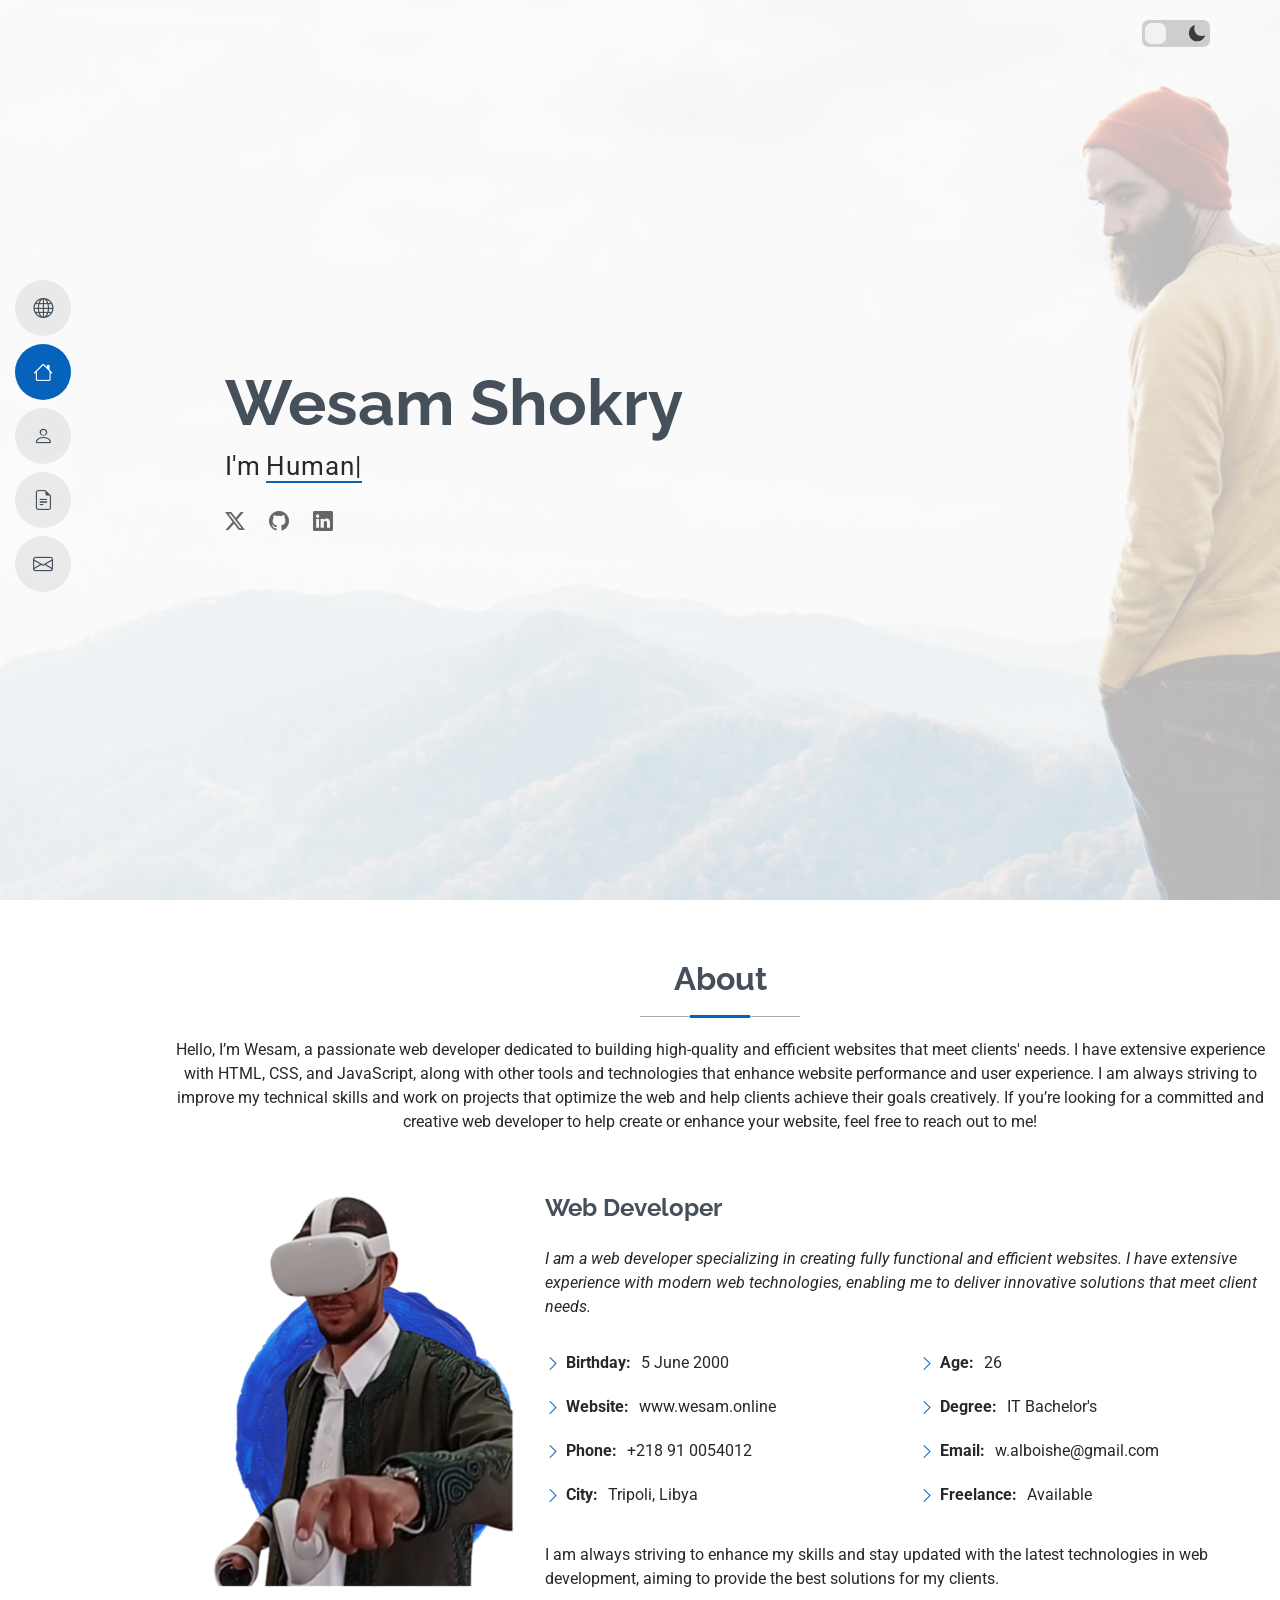
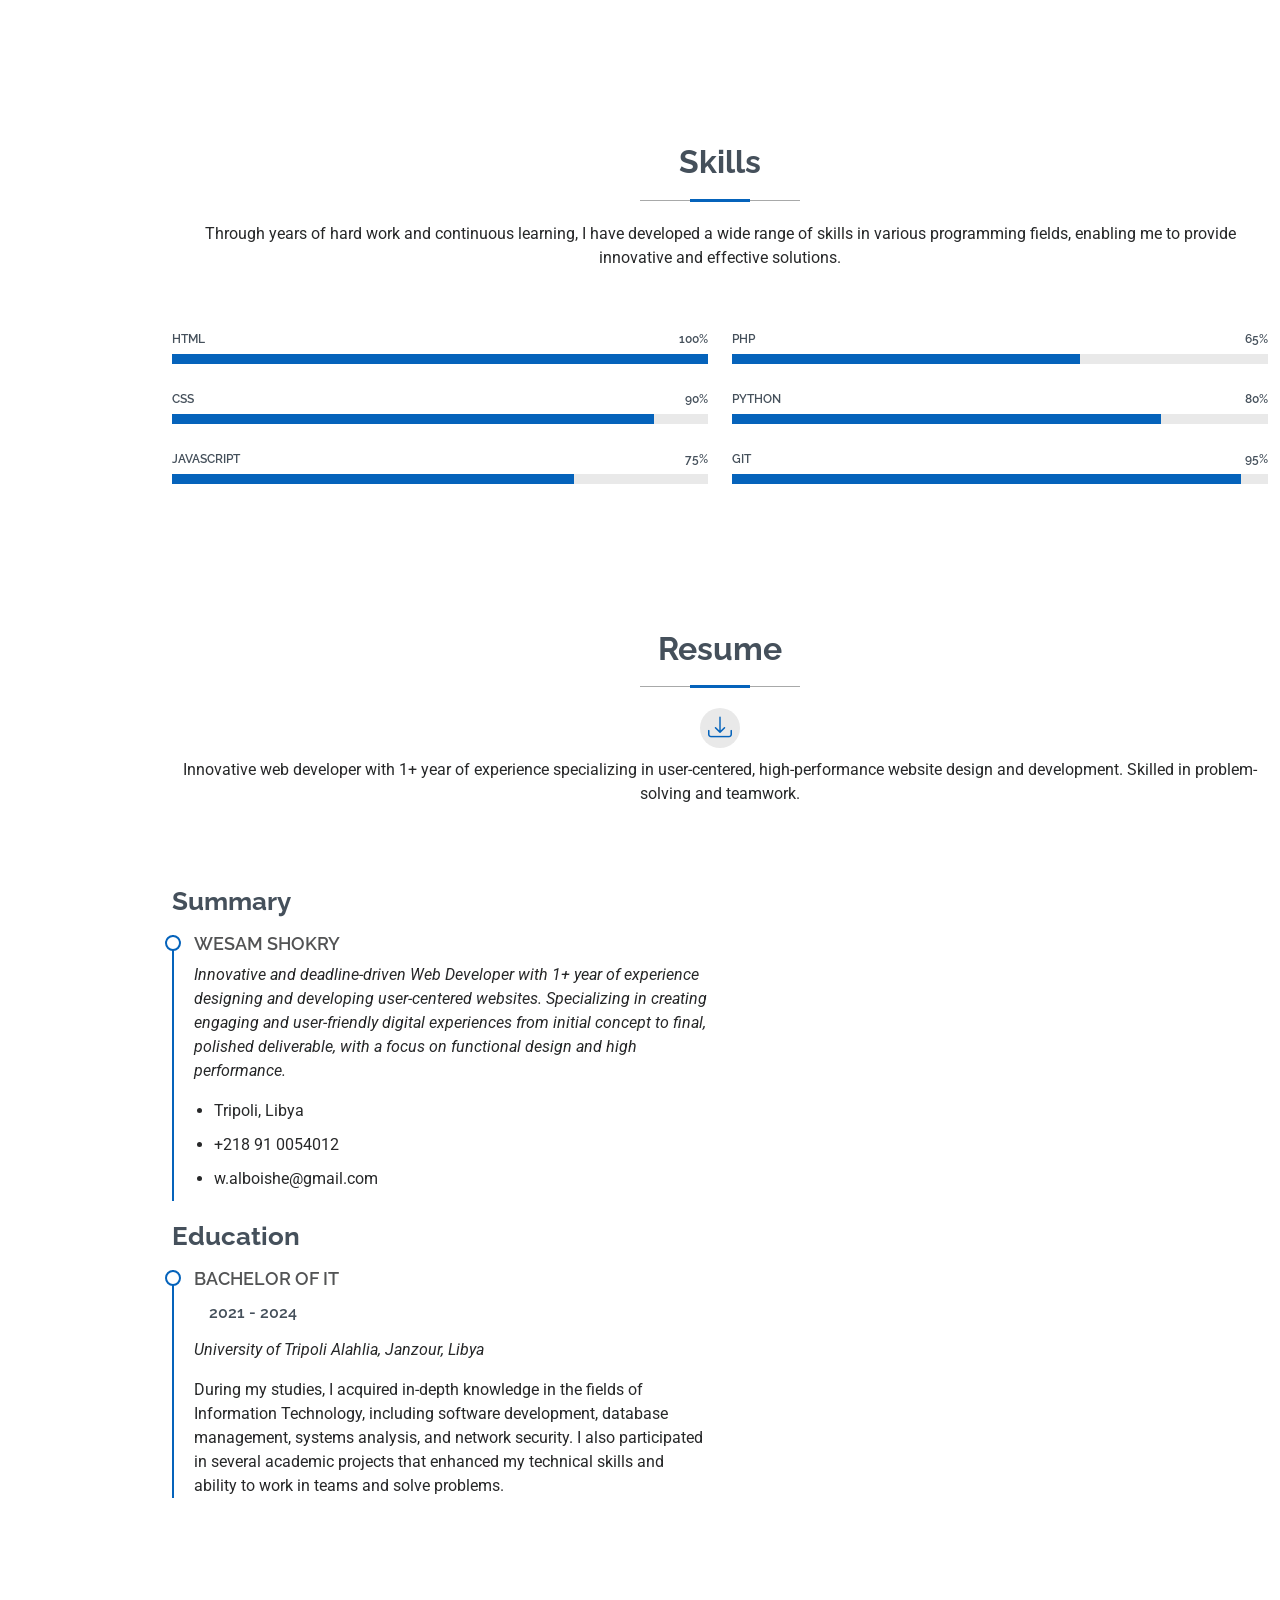
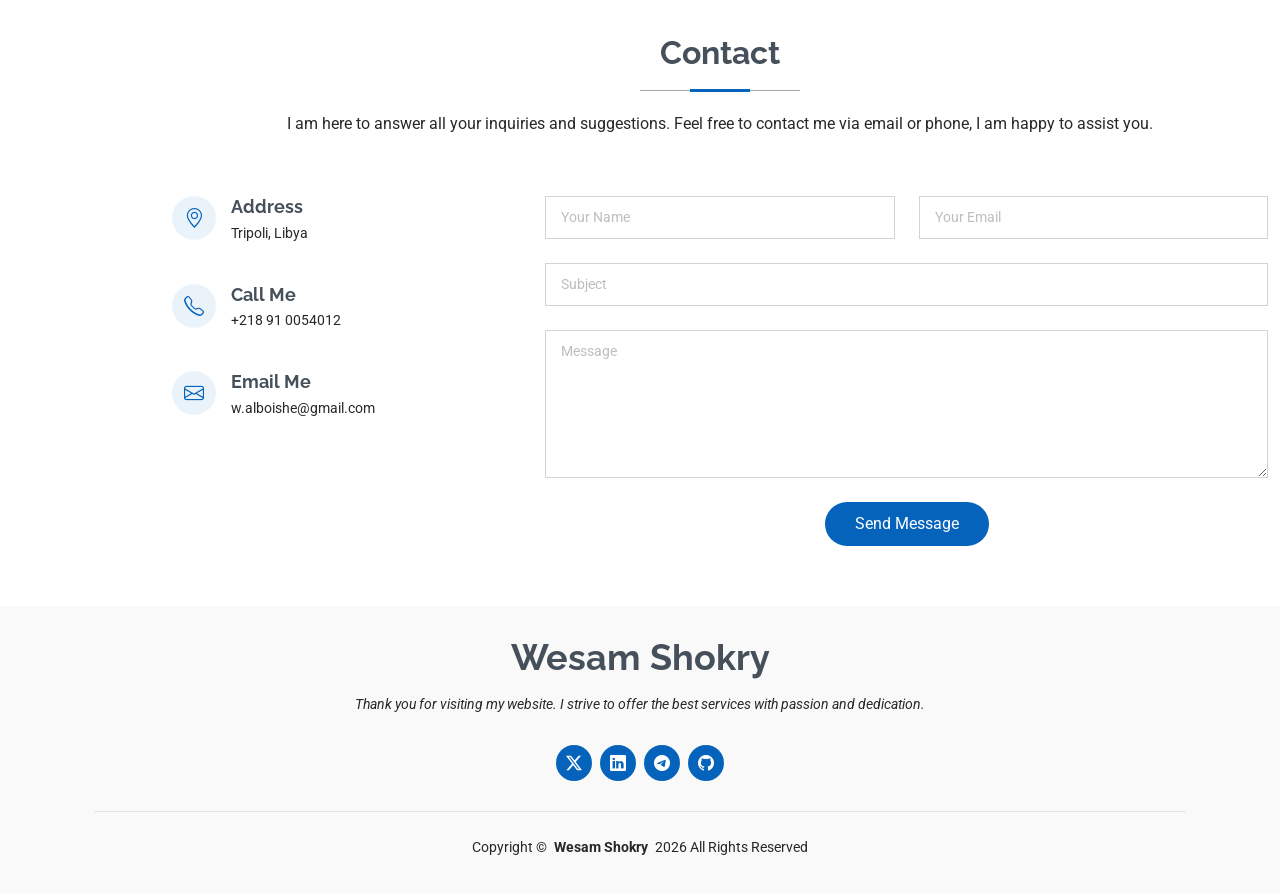
<file: index.html>
<!DOCTYPE html>
<html lang="en">

<head>
  <meta charset="utf-8">
  <meta content="width=device-width, initial-scale=1.0" name="viewport">
  <title>Wesam | Web Developer</title>
  <meta content="Explore Wesam's portfolio, resume, and projects as a full-stack developer specializing in modern web technologies." name="description">
  <meta content="Wesam full-stack Developer Libya online front-end back-end php javascript html css bootstrap laravel web Freelance Freelancer btc bitcoin ai openai chatgpt Technology" name="keywords">
  
  <!-- Ads link -->
  <meta name="google-adsense-account" content="ca-pub-3912345418127431">

  <!-- Favicons -->
  <link href="assets/img/favicon.png" rel="icon">
  <link href="assets/img/apple-touch-icon.png" rel="apple-touch-icon">
  <link href="assets/img/android-chrome.png" rel="icon">

  <!-- Fonts -->
  <link href="https://fonts.googleapis.com" rel="preconnect">
  <link href="https://fonts.gstatic.com" rel="preconnect" crossorigin>
  <link href="https://fonts.googleapis.com/css2?family=Roboto:ital,wght@0,100;0,300;0,400;0,500;0,700;0,900;1,100;1,300;1,400;1,500;1,700;1,900&family=Poppins:ital,wght@0,100;0,200;0,300;0,400;0,500;0,600;0,700;0,800;0,900;1,100;1,200;1,300;1,400;1,500;1,600;1,700;1,800;1,900&family=Raleway:ital,wght@0,100;0,200;0,300;0,400;0,500;0,600;0,700;0,800;0,900;1,100;1,200;1,300;1,400;1,500;1,600;1,700;1,800;1,900&display=swap" rel="stylesheet">

  <!-- Vendor CSS Files -->
  <link href="assets/vendor/bootstrap/css/bootstrap.min.css" rel="stylesheet">
  <link href="assets/vendor/bootstrap-icons/bootstrap-icons.css" rel="stylesheet">
  <link href="assets/vendor/aos/aos.css" rel="stylesheet">
  <link href="assets/vendor/glightbox/css/glightbox.min.css" rel="stylesheet">
  <link href="assets/vendor/swiper/swiper-bundle.min.css" rel="stylesheet">

  <link href="https://cdnjs.cloudflare.com/ajax/libs/font-awesome/6.0.0/css/all.min.css" rel="stylesheet">


  <!-- Main CSS File -->
  <link href="assets/css/main.css" rel="stylesheet">
  <!-- Dark Theme CSS -->
  <link href="assets/css/dark.css" rel="stylesheet">
  

</head>

<body class="index-page">

  <!-- ************************************* -->
    
    <!-- Dark theme button -->
    <div class="theme-switch pos">
      <input type="checkbox" id="theme-checkbox" />
      <label for="theme-checkbox">
          <div></div>
          <span>
          <svg
              xmlns="http://www.w3.org/2000/svg"
              viewBox="0 0 24 24"
              fill="currentColor"
              class="w-6 h-6"
          >
              <path
              fill-rule="evenodd"
              d="M9.528 1.718a.75.75 0 01.162.819A8.97 8.97 0 009 6a9 9 0 009 9 8.97 8.97 0 003.463-.69.75.75 0 01.981.98 10.503 10.503 0 01-9.694 6.46c-5.799 0-10.5-4.701-10.5-10.5 0-4.368 2.667-8.112 6.46-9.694a.75.75 0 01.818.162z"
              clip-rule="evenodd"
              ></path>
          </svg>
          </span>
          <span>
          <svg
              xmlns="http://www.w3.org/2000/svg"
              viewBox="0 0 24 24"
              fill="currentColor"
              class="w-6 h-6"
          >
              <path
              d="M12 2.25a.75.75 0 01.75.75v2.25a.75.75 0 01-1.5 0V3a.75.75 0 01.75-.75zM7.5 12a4.5 4.5 0 119 0 4.5 4.5 0 01-9 0zM18.894 6.166a.75.75 0 00-1.06-1.06l-1.591 1.59a.75.75 0 101.06 1.061l1.591-1.59zM21.75 12a.75.75 0 01-.75.75h-2.25a.75.75 0 010-1.5H21a.75.75 0 01.75.75zM17.834 18.894a.75.75 0 001.06-1.06l-1.59-1.591a.75.75 0 10-1.061 1.06l1.59 1.591zM12 18a.75.75 0 01.75.75V21a.75.75 0 01-1.5 0v-2.25A.75.75 0 0112 18zM7.758 17.303a.75.75 0 00-1.061-1.06l-1.591 1.59a.75.75 0 001.06 1.061l1.591-1.59zM6 12a.75.75 0 01-.75.75H3a.75.75 0 010-1.5h2.25A.75.75 0 016 12zM6.697 7.757a.75.75 0 001.06-1.06l-1.59-1.591a.75.75 0 00-1.061 1.06l1.59 1.591z"
              ></path>
          </svg>
          </span>
      </label>
      </div>
      
      <!-- **************************************** -->
  

  <header id="header" class="header d-flex flex-column justify-content-center">

    <i class="header-toggle d-xl-none bi bi-list"></i>

    <nav id="navmenu" class="navmenu">
      <ul>
        <li><a href="/ar" class="lang-icon"><i class="bi bi-globe navicon"></i><span></span></a></li>
        <li><a href="#hero" class="active"><i class="bi bi-house navicon"></i><span>Home</span></a></li>
        <li><a href="#about"><i class="bi bi-person navicon"></i><span>About</span></a></li>
        <li><a href="#resume"><i class="bi bi-file-earmark-text navicon"></i><span>Resume</span></a></li>
        <!-- <li><a href="#"><i class="bi bi-images navicon"></i><span>Portfolio</span></a></li>
        <li><a href="#"><i class="bi bi-hdd-stack navicon"></i><span>Services</span></a></li> -->
        <li><a href="#contact"><i class="bi bi-envelope navicon"></i><span>Contact</span></a></li>
      </ul>
    </nav>

  </header>

  <main class="main">

    <!-- Hero Section -->
    <section id="hero" class="hero section light-background">

      <img src="assets/img/hero-bg.jpg" alt="">

      <div class="container" data-aos="zoom-out">
        <div class="row justify-content-center">
          <div class="col-lg-9">
            <h2>Wesam Shokry</h2>
            <p>I'm <span class="typed" data-typed-items="Human, Developer, Freelancer, Reader">Human</span><span class="typed-cursor typed-cursor--blink" aria-hidden="true"></span></p>
            <div class="social-links">
              <a href="https://x.com/Wesam2021ly" target="_blank" rel="nofollow"><i class="bi bi-twitter-x"></i></a>
              <a href="https://github.com/Wesam-1110111" target="_blank" rel="nofollow"><i class="bi bi-github"></i></a>
              <a href="https://www.linkedin.com/in/wesam-shokry-24a627332" target="_blank" rel="nofollow"><i class="bi bi-linkedin"></i></a>
            </div>
          </div>
        </div>
      </div>

    </section><!-- /Hero Section -->

    <!-- *** -->
    <!-- <br>
    <br>
    <br>
    <h2 aling="center">This page is under update.. <i class="bi bi-gear"></i></h2>
    <br>
    <br>
    <br> -->
    <!-- *** -->

    <!-- About Section -->
    <section id="about" class="about section">

      <!-- Section Title -->
      <div class="container section-title" data-aos="fade-up">
        <h2>About</h2>
        <p>
          Hello, I’m Wesam, a passionate web developer dedicated to building high-quality and efficient websites that meet clients' needs. I have extensive experience with HTML, CSS, and JavaScript, along with other tools and technologies that enhance website performance and user experience.
          I am always striving to improve my technical skills and work on projects that optimize the web and help clients achieve their goals creatively.
          If you’re looking for a committed and creative web developer to help create or enhance your website, feel free to reach out to me!
        </p>
      </div><!-- End Section Title -->

      <div class="container" data-aos="fade-up" data-aos-delay="100">

        <div class="row gy-4 justify-content-center">
          <div class="col-lg-4">
            <img src="assets/img/profile-img.png" class="img-fluid" alt="photo">
          </div>
          <div class="col-lg-8 content">
            <h2>Web Developer</h2>
            <p class="fst-italic py-3">
              I am a web developer specializing in creating fully functional and efficient websites. 
              I have extensive experience with modern web technologies, enabling me to deliver innovative solutions that meet client needs.
            </p>
            <div class="row">
              <div class="col-lg-6">
                <ul>
                  <li><i class="bi bi-chevron-right"></i> <strong>Birthday:</strong> <span data-birthday>5 Jun 2000</span></li>
                  <li><i class="bi bi-chevron-right"></i> <strong>Website:</strong> <span data-website>www.wesam.online</span></li>
                  <li><i class="bi bi-chevron-right"></i> <strong>Phone:</strong> <span data-phone>+218 91 0054012</span></li>
                  <li><i class="bi bi-chevron-right"></i> <strong>City:</strong> <span data-address>Tripoli, Libya</span></li>
                </ul>
              </div>
              <div class="col-lg-6">
                <ul>
                  <li><i class="bi bi-chevron-right"></i> <strong>Age:</strong> <span data-age>25</span></li>
                  <li><i class="bi bi-chevron-right"></i> <strong>Degree:</strong> <span data-degree>IT Bachelor's</span></li>
                  <li><i class="bi bi-chevron-right"></i> <strong>Email:</strong> <span data-email>w.alboishe@gmail.com</span></li>
                  <li><i class="bi bi-chevron-right"></i> <strong>Freelance:</strong> <span data-freelance>Available</span></li>
                </ul>
              </div>
            </div>
            <p class="py-3">
              I am always striving to enhance my skills and stay updated with the latest technologies in web development,
               aiming to provide the best solutions for my clients.
            </p>
          </div>
        </div>

      </div>

    </section><!-- /About Section -->
    
    <!-- Skills Section -->
    <section id="skills" class="skills section">

      <!-- Section Title -->
      <div class="container section-title" data-aos="fade-up">
        <h2>Skills</h2>
        <p>Through years of hard work and continuous learning, I have developed a wide range of skills in various programming fields, enabling me to provide innovative and effective solutions.</p>
      </div><!-- End Section Title -->

      <div class="container" data-aos="fade-up" data-aos-delay="100">

        <div class="row skills-content skills-animation">

          <div class="col-lg-6">

            <div class="progress">
              <span class="skill"><span>HTML</span> <i class="val">100%</i></span>
              <div class="progress-bar-wrap">
                <div class="progress-bar" role="progressbar" aria-valuenow="100" aria-valuemin="0" aria-valuemax="100"></div>
              </div>
            </div><!-- End Skills Item -->

            <div class="progress">
              <span class="skill"><span>CSS</span> <i class="val">90%</i></span>
              <div class="progress-bar-wrap">
                <div class="progress-bar" role="progressbar" aria-valuenow="90" aria-valuemin="0" aria-valuemax="100"></div>
              </div>
            </div><!-- End Skills Item -->

            <div class="progress">
              <span class="skill"><span>JavaScript</span> <i class="val">75%</i></span>
              <div class="progress-bar-wrap">
                <div class="progress-bar" role="progressbar" aria-valuenow="75" aria-valuemin="0" aria-valuemax="100"></div>
              </div>
            </div><!-- End Skills Item -->

          </div>

          <div class="col-lg-6">

            <div class="progress">
              <span class="skill"><span>PHP</span> <i class="val">65%</i></span>
              <div class="progress-bar-wrap">
                <div class="progress-bar" role="progressbar" aria-valuenow="65" aria-valuemin="0" aria-valuemax="100"></div>
              </div>
            </div><!-- End Skills Item -->

            <div class="progress">
              <span class="skill"><span>Python</span> <i class="val">80%</i></span>
              <div class="progress-bar-wrap">
                <div class="progress-bar" role="progressbar" aria-valuenow="80" aria-valuemin="0" aria-valuemax="100"></div>
              </div>
            </div><!-- End Skills Item -->

            <div class="progress">
              <span class="skill"><span>Git</span> <i class="val">95%</i></span>
              <div class="progress-bar-wrap">
                <div class="progress-bar" role="progressbar" aria-valuenow="95" aria-valuemin="0" aria-valuemax="100"></div>
              </div>
            </div><!-- End Skills Item -->

          </div>

        </div>

      </div>

    </section><!-- /Skills Section -->
    

    <!-- Resume Section -->
    <section id="resume" class="resume section">

      <!-- Section Title -->
      <div class="container section-title" data-aos="fade-up">
        <h2>Resume</h2><a href="CV/CV 2025.pdf" class="icon resume cv-download" target="_blank" download="Resume" aria-label="Download Resume" title="Download Resume"><i class="bi bi-download"></i></a>
        <p class="under-cv">Innovative web developer with 1+ year of experience specializing in user-centered, high-performance website design and development. Skilled in problem-solving and teamwork.</p>
      </div><!-- End Section Title -->

      <div class="container">

        <div class="row">

          <div class="col-lg-6" data-aos="fade-up" data-aos-delay="100">
            <h3 class="resume-title">Summary</h3>

            <div class="resume-item pb-0">
              <h4>Wesam Shokry</h4>
              <p><em>Innovative and deadline-driven Web Developer with 1+ year of experience designing and developing user-centered websites. Specializing in creating engaging and user-friendly digital experiences from initial concept to final, polished deliverable, with a focus on functional design and high performance.</em></p>
              <ul>
                <li data-address>Tripoli, Libya</li>
                <li data-phone>+218 91 0054012</li>
                <li data-email>w.alboishe@gmail.com</li>
              </ul>
            </div><!-- End Resume Item -->

            <h3 class="resume-title">Education</h3>
            <div class="resume-item">
              <h4>Bachelor of IT</h4>
              <h5>2021 - 2024</h5>
              <p><em>University of Tripoli Alahlia, Janzour, Libya</em></p>
              <p>
                During my studies, I acquired in-depth knowledge in the fields of Information Technology, 
                including software development, database management, systems analysis, and network security. 
                I also participated in several academic projects that enhanced my technical skills and ability to work in teams and solve problems.
              </p>
            </div><!-- End Resume Item -->

          </div>

          <!-- <div class="col-lg-6" data-aos="fade-up" data-aos-delay="200">
            <h3 class="resume-title">Professional Experience</h3>
            *
            * in the future
            *
          </div> -->

        </div>

      </div>

    </section><!-- /Resume Section -->

    <!-- Contact Section -->
    <section id="contact" class="contact section">

      <!-- Section Title -->
      <div class="container section-title" data-aos="fade-up">
        <h2>Contact</h2>
        <p>I am here to answer all your inquiries and suggestions. Feel free to contact me via email or phone, I am happy to assist you.</p>
      </div><!-- End Section Title -->

      <div class="container" data-aos="fade" data-aos-delay="100">

        <div class="row gy-4">

          <div class="col-lg-4">
            <div class="info-item d-flex" data-aos="fade-up" data-aos-delay="200">
              <i class="bi bi-geo-alt flex-shrink-0"></i>
              <div>
                <h3>Address</h3>
                <p data-address>Tripoli, Libya</p>
              </div>
            </div><!-- End Info Item -->

            <div class="info-item d-flex" data-aos="fade-up" data-aos-delay="300">
              <i class="bi bi-telephone flex-shrink-0"></i>
              <div>
                <h3>Call Me</h3>
                <p data-phone>+218 91 0054012</p>
              </div>
            </div><!-- End Info Item -->

            <div class="info-item d-flex" data-aos="fade-up" data-aos-delay="400">
              <i class="bi bi-envelope flex-shrink-0"></i>
              <div>
                <h3>Email Me</h3>
                <p data-email>w.alboishe@gmail.com</p>
              </div>
            </div><!-- End Info Item -->

          </div>


<div class="col-lg-8">
    <form id="contactForm" action="https://formspree.io/f/xqaekaab" method="post" class="php-email-form" data-aos="fade-up" data-aos-delay="200">
        <div class="row gy-4">
                <!-- <input type="hidden" name="_redirect" value="https://wesam.online"> -->
          <input type="hidden" name="_key" value="abc123ewq">
          
    
            <div class="col-md-6">
                <input type="text" name="name" class="form-control" placeholder="Your Name" required>
            </div>

            <div class="col-md-6">
                <input type="email" class="form-control" name="email" placeholder="Your Email" required>
            </div>

            <div class="col-md-12">
                <input type="text" class="form-control" name="subject" placeholder="Subject" required>
            </div>

            <div class="col-md-12">
                <textarea class="form-control" name="message" rows="6" placeholder="Message" required></textarea>
            </div>

            <div class="col-md-12 text-center">
                <div class="loading" style="display: none;">Loading...</div>
                <div class="error-message" style="display: none; color: #fff;">There was an error sending your message. Please try again.</div>
                <div class="sent-message" style="display: none; color: #fff;">Your message has been sent. Thank you!</div>


                <div class="col-md-12 text-center">
                  <div class="loading">Loading</div>
                  <!-- <div class="error-message"></div> -->
                  <div class="sent-message">Your message has been sent. Thank you!</div>

                <button type="submit">Send Message</button>
            </div>


        </div>
    </form>
</div>

<script>
  // تحديد عناصر النموذج والرسائل
  const form = document.getElementById('contactForm');
  const loading = document.querySelector('.loading');
  const errorMessage = document.querySelector('.error-message');
  const sentMessage = document.querySelector('.sent-message');

  // وظيفة لإخفاء الرسائل بعد وقت محدد
  function hideMessage(element, delay = 5000) {
      setTimeout(() => {
          element.style.display = 'none';
      }, delay); // الوقت بالمللي ثانية
  }

  // إضافة مستمع للحدث 'submit' على النموذج
  form.addEventListener('submit', function (event) {
      event.preventDefault(); // منع الإرسال الافتراضي للنموذج

      // عرض حالة التحميل وإخفاء الرسائل الأخرى
      loading.style.display = 'block';
      errorMessage.style.display = 'none';
      sentMessage.style.display = 'none';

      // جمع بيانات النموذج
      const formData = new FormData(form);

      // إرسال البيانات باستخدام fetch
      fetch(form.action, {
          method: form.method,
          body: formData,
          headers: {
              'Accept': 'application/json' // تحديد نوع الرد المتوقع
          }
      })
      .then(response => {
          loading.style.display = 'none'; // إخفاء حالة التحميل

          if (response.ok) {
              // في حالة النجاح
              sentMessage.style.display = 'block';
              hideMessage(sentMessage); // إخفاء رسالة النجاح بعد 5 ثوانٍ
              form.reset(); // إعادة تعيين الحقول في النموذج
          } else {
              // إذا كان هناك خطأ في الاستجابة
              response.json().then(data => {
                  if (data.error) {
                      errorMessage.textContent = data.error; // عرض رسالة الخطأ من الخادم
                  } else {
                      errorMessage.textContent = 'There was an error sending your message. Please try again.';
                  }
                  errorMessage.style.display = 'block';
                  hideMessage(errorMessage); // إخفاء رسالة الخطأ بعد 5 ثوانٍ
              });
          }
      })
      .catch(error => {
          // إذا كان هناك خطأ في الاتصال
          loading.style.display = 'none';
          errorMessage.textContent = 'There was an error sending your message. Please try again.';
          errorMessage.style.display = 'block';
          hideMessage(errorMessage); // إخفاء رسالة الخطأ بعد 5 ثوانٍ
      });
  });
</script>

<!-- End Contact Form -->
        </div>

      </div>

    </section><!-- /Contact Section -->


  </main>

  <footer id="footer" class="footer position-relative light-background">
    <div class="container">
      <h3 class="sitename">Wesam Shokry</h3>
      <p>Thank you for visiting my website. I strive to offer the best services with passion and dedication.</p>
      <div class="social-links d-flex justify-content-center">
        <!-- wesam social media accounts-->
        <a href="https://x.com/Wesam2021ly" target="_blank" rel="nofollow"><i class="bi bi-twitter-x"></i></a>
        <a href="https://www.linkedin.com/in/wesam-shokry-24a627332" target="_blank" rel="nofollow"><i class="bi bi-linkedin"></i></a>
        <a href="https://t.me/Mr_w_23" target="_blank" rel="nofollow"><i class="bi bi-telegram"></i></a>
        <a href="https://github.com/Wesam-1110111" target="_blank" rel="nofollow"><i class="bi bi-github"></i></a>
        <!--<a href="https://ar.quora.com/profile/Wesam-Freeman" target="_blank" rel="nofollow"><i class="fab fa-quora"></i></a>
        <a href="https://www.goodreads.com/user/show/162466451-wesam" target="_blank" rel="nofollow"><i class="fab fa-goodreads"></i></a>-->
        <!-- **** -->
      </div>
      <div class="container">
        <div class="copyright">
          <span>Copyright ©</span> <strong class="px-1 sitename">Wesam Shokry</strong> <span> <span class="date">2025</span> All Rights Reserved</span>
        </div>
        <div class="credits">
          

        </div>
      </div>
    </div>
  </footer>

  <!-- Scroll Top -->
  <a href="#" id="scroll-top" class="scroll-top d-flex align-items-center justify-content-center"><i class="bi bi-arrow-up-short"></i></a>

  <!-- Preloader -->
  <div id="preloader"></div>

  <!-- Vendor JS Files -->
  <script src="assets/vendor/bootstrap/js/bootstrap.bundle.min.js"></script>
  <script src="assets/vendor/php-email-form/validate.js"></script>
  <script src="assets/vendor/aos/aos.js"></script>
  <script src="assets/vendor/typed.js/typed.umd.js"></script>
  <script src="assets/vendor/purecounter/purecounter_vanilla.js"></script>
  <script src="assets/vendor/waypoints/noframework.waypoints.js"></script>
  <script src="assets/vendor/glightbox/js/glightbox.min.js"></script>
  <script src="assets/vendor/imagesloaded/imagesloaded.pkgd.min.js"></script>
  <script src="assets/vendor/isotope-layout/isotope.pkgd.min.js"></script>
  <script src="assets/vendor/swiper/swiper-bundle.min.js"></script>

  <!-- Main JS File -->
  <script src="assets/js/main.js"></script>
  <!-- Dark Theme JS -->
  <script src="assets/js/dark.js"></script>
  <!-- Control Panel -->
  <script src="assets/js/control_panel.js"></script>

</body>

</html>
</file>
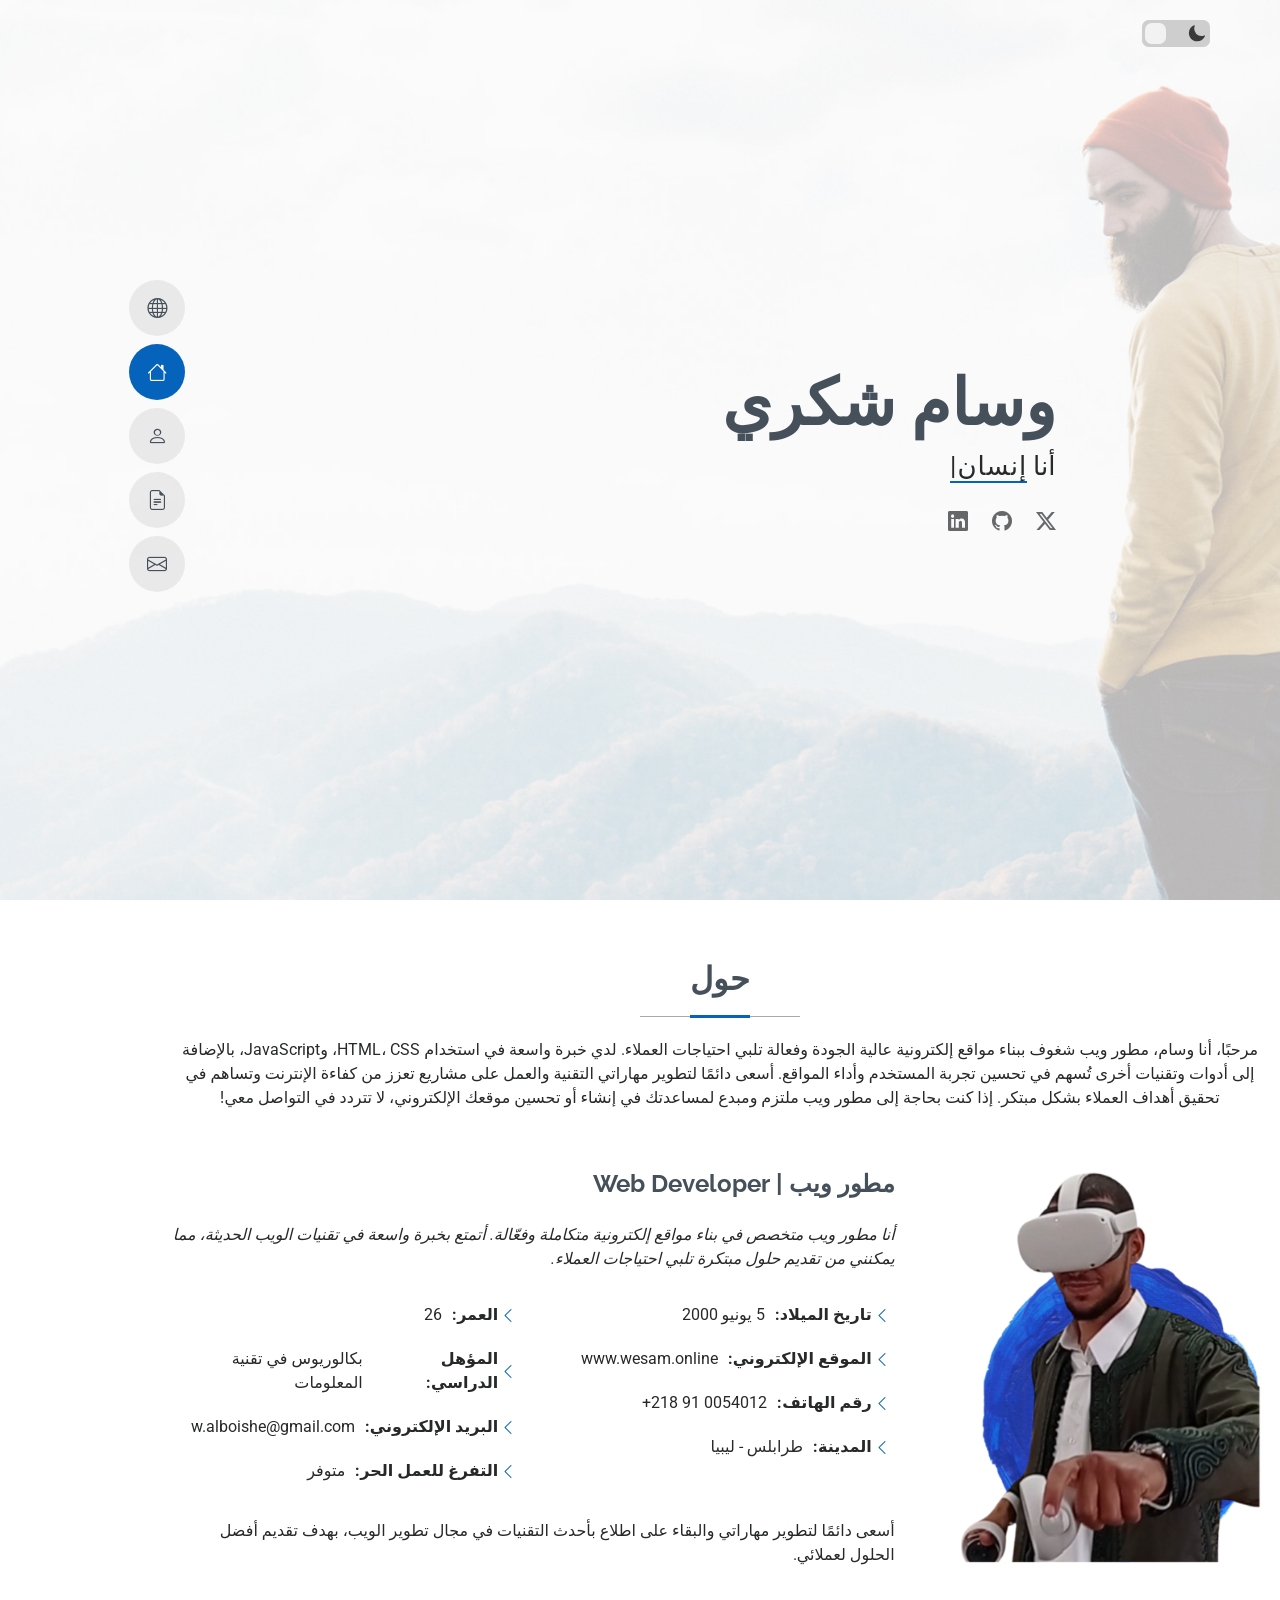
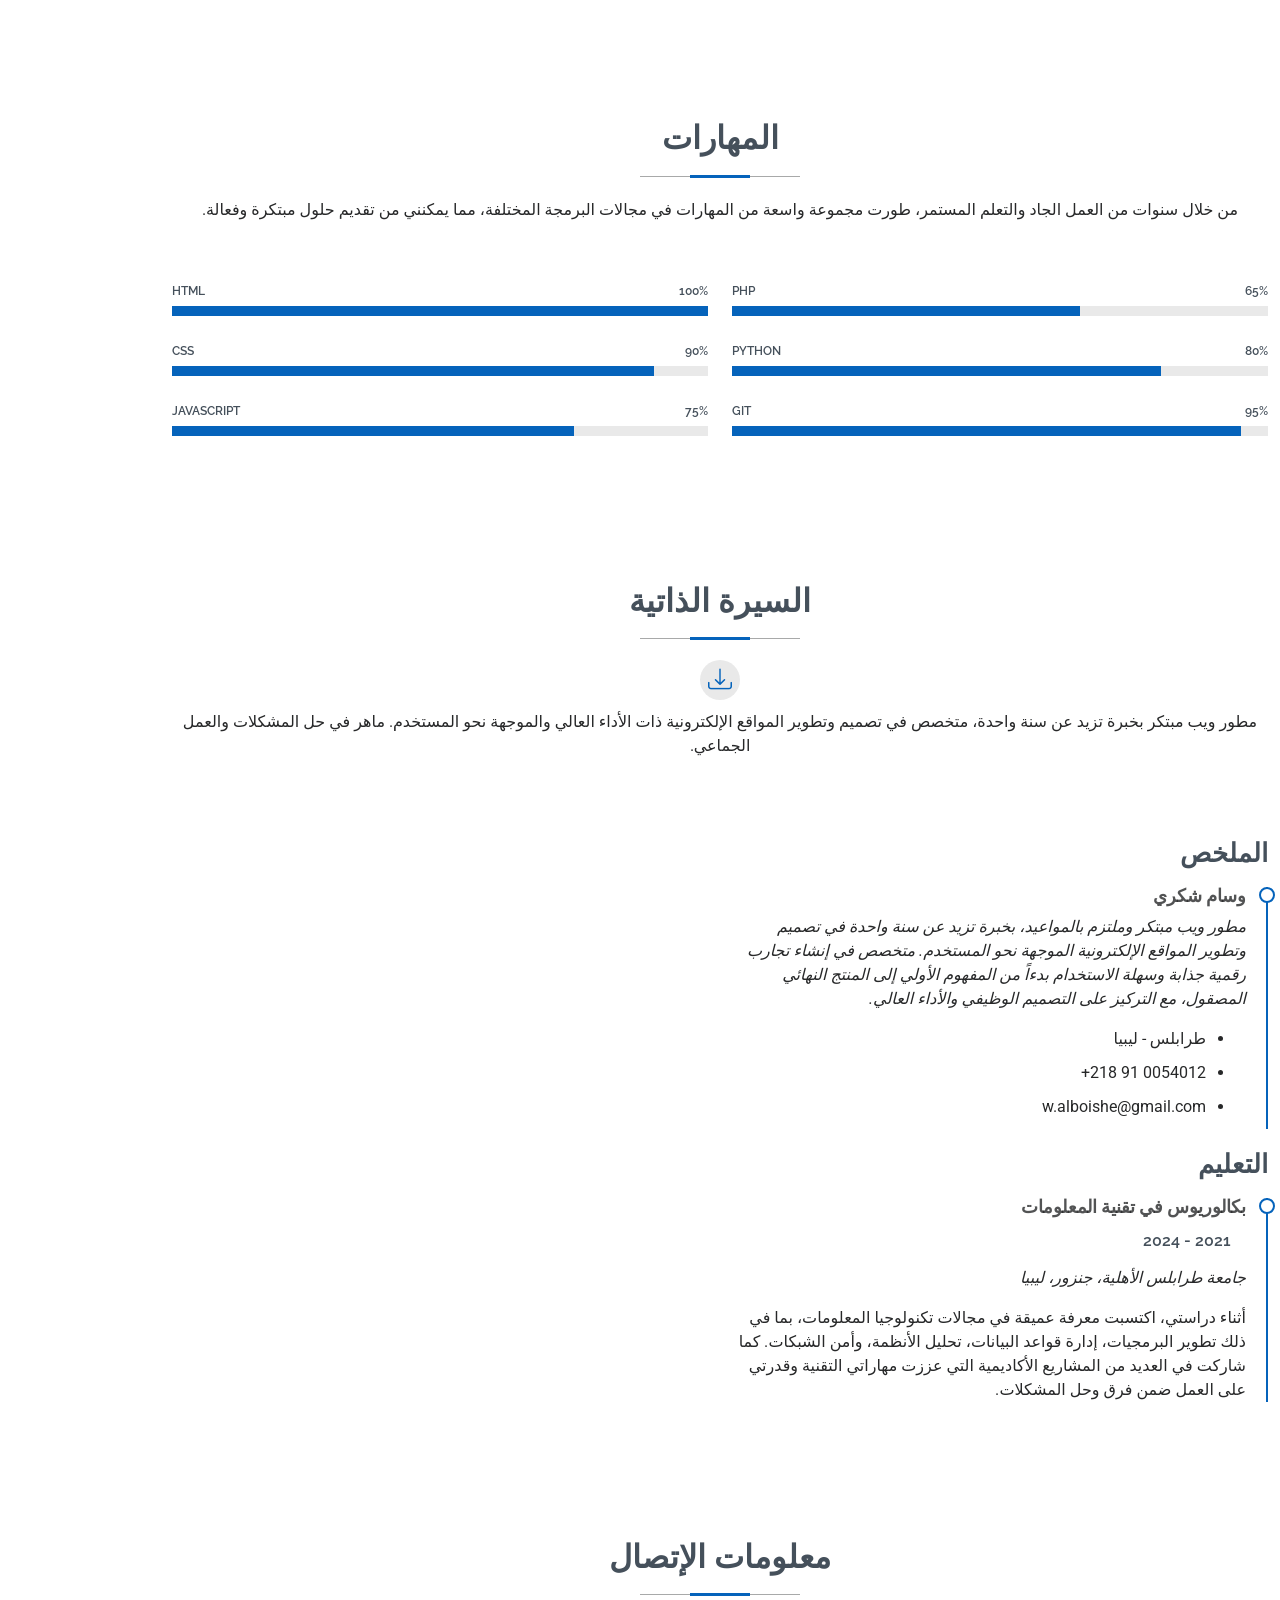
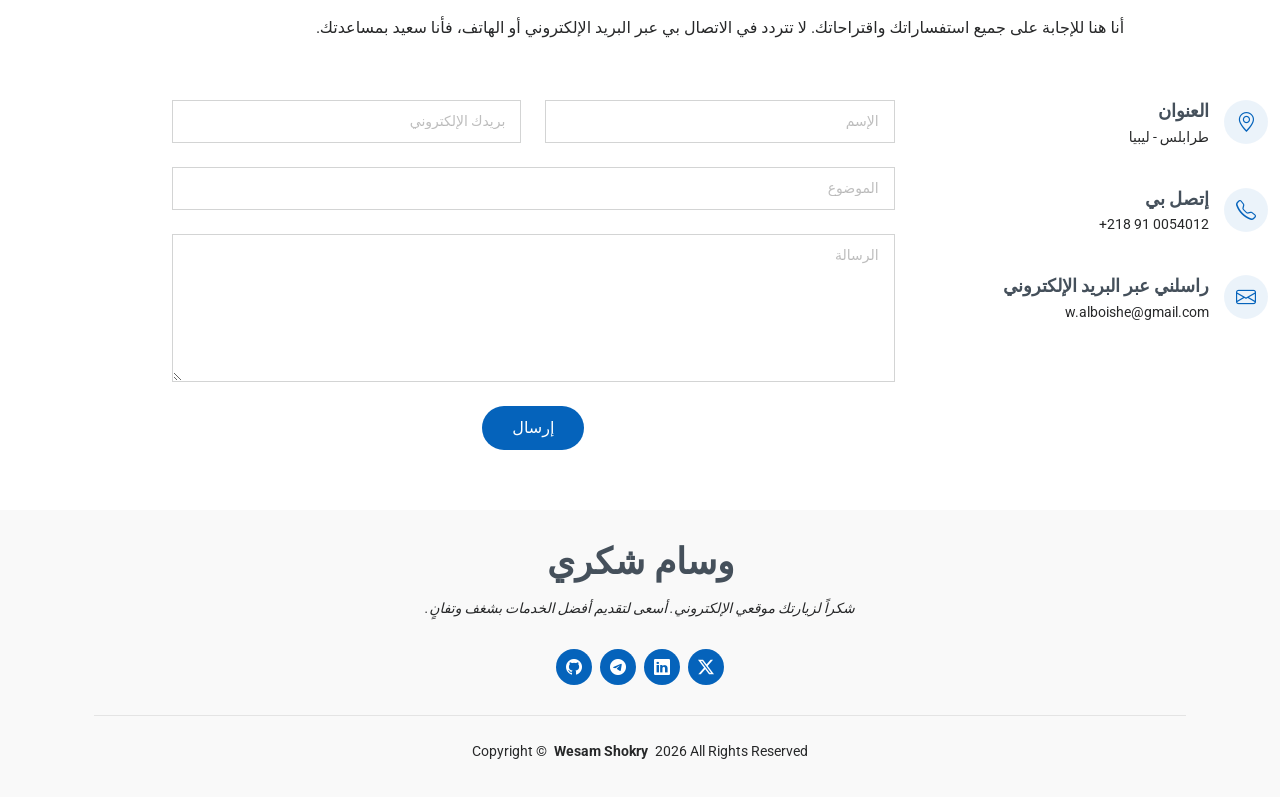
<file: ar.html>
<!DOCTYPE html>
<html lang="ar" dir="rtl">

<head>
  <meta charset="utf-8">
  <meta content="width=device-width, initial-scale=1.0" name="viewport">
  <title>Wesam | Web Developer</title>
  <meta content="وسام، مطور ويب متخصص في تقنيات حديثة لبناء مواقع وتطبيقات مبتكرة، مع خبرة واسعة في تطوير الواجهات الأمامية والخلفية وتحقيق أفضل تجربة للمستخدم." name="description">
  <meta content="Wesam full-stack Developer Libya online front-end back-end php javascript html css bootstrap laravel web Freelance Freelancer btc bitcoin ai openai chatgpt Technology" name="keywords">

  <!-- Ads link -->
  <meta name="google-adsense-account" content="ca-pub-3912345418127431">

  <!-- Favicons -->
  <link href="assets/img/favicon.png" rel="icon">
  <link href="assets/img/apple-touch-icon.png" rel="apple-touch-icon">
  <link href="assets/img/android-chrome.png" rel="icon">

  <!-- Fonts -->
  <link href="https://fonts.googleapis.com" rel="preconnect">
  <link href="https://fonts.gstatic.com" rel="preconnect" crossorigin>
  <link href="https://fonts.googleapis.com/css2?family=Roboto:ital,wght@0,100;0,300;0,400;0,500;0,700;0,900;1,100;1,300;1,400;1,500;1,700;1,900&family=Poppins:ital,wght@0,100;0,200;0,300;0,400;0,500;0,600;0,700;0,800;0,900;1,100;1,200;1,300;1,400;1,500;1,600;1,700;1,800;1,900&family=Raleway:ital,wght@0,100;0,200;0,300;0,400;0,500;0,600;0,700;0,800;0,900;1,100;1,200;1,300;1,400;1,500;1,600;1,700;1,800;1,900&display=swap" rel="stylesheet">

  <!-- Vendor CSS Files -->
  <link href="assets/vendor/bootstrap/css/bootstrap.min.css" rel="stylesheet">
  <link href="assets/vendor/bootstrap-icons/bootstrap-icons.css" rel="stylesheet">
  <link href="assets/vendor/aos/aos.css" rel="stylesheet">
  <link href="assets/vendor/glightbox/css/glightbox.min.css" rel="stylesheet">
  <link href="assets/vendor/swiper/swiper-bundle.min.css" rel="stylesheet">

  <link href="https://cdnjs.cloudflare.com/ajax/libs/font-awesome/6.0.0/css/all.min.css" rel="stylesheet">


  <!-- Main CSS File -->
  <link href="assets/css/main.css" rel="stylesheet">
  <!-- Dark Theme CSS -->
  <link href="assets/css/dark.css" rel="stylesheet">
  

</head>

<body class="index-page">

  <!-- ************************************* -->
    
    <!-- Dark theme button -->
    <div class="theme-switch pos">
      <input type="checkbox" id="theme-checkbox" />
      <label for="theme-checkbox">
          <div></div>
          <span>
          <svg
              xmlns="http://www.w3.org/2000/svg"
              viewBox="0 0 24 24"
              fill="currentColor"
              class="w-6 h-6"
          >
              <path
              fill-rule="evenodd"
              d="M9.528 1.718a.75.75 0 01.162.819A8.97 8.97 0 009 6a9 9 0 009 9 8.97 8.97 0 003.463-.69.75.75 0 01.981.98 10.503 10.503 0 01-9.694 6.46c-5.799 0-10.5-4.701-10.5-10.5 0-4.368 2.667-8.112 6.46-9.694a.75.75 0 01.818.162z"
              clip-rule="evenodd"
              ></path>
          </svg>
          </span>
          <span>
          <svg
              xmlns="http://www.w3.org/2000/svg"
              viewBox="0 0 24 24"
              fill="currentColor"
              class="w-6 h-6"
          >
              <path
              d="M12 2.25a.75.75 0 01.75.75v2.25a.75.75 0 01-1.5 0V3a.75.75 0 01.75-.75zM7.5 12a4.5 4.5 0 119 0 4.5 4.5 0 01-9 0zM18.894 6.166a.75.75 0 00-1.06-1.06l-1.591 1.59a.75.75 0 101.06 1.061l1.591-1.59zM21.75 12a.75.75 0 01-.75.75h-2.25a.75.75 0 010-1.5H21a.75.75 0 01.75.75zM17.834 18.894a.75.75 0 001.06-1.06l-1.59-1.591a.75.75 0 10-1.061 1.06l1.59 1.591zM12 18a.75.75 0 01.75.75V21a.75.75 0 01-1.5 0v-2.25A.75.75 0 0112 18zM7.758 17.303a.75.75 0 00-1.061-1.06l-1.591 1.59a.75.75 0 001.06 1.061l1.591-1.59zM6 12a.75.75 0 01-.75.75H3a.75.75 0 010-1.5h2.25A.75.75 0 016 12zM6.697 7.757a.75.75 0 001.06-1.06l-1.59-1.591a.75.75 0 00-1.061 1.06l1.59 1.591z"
              ></path>
          </svg>
          </span>
      </label>
      </div>
      
      <!-- **************************************** -->
  

  <header id="header" class="header d-flex flex-column justify-content-center">

    <i class="header-toggle d-xl-none bi bi-list"></i>

    <nav id="navmenu" class="navmenu">
      <ul>
        <li><a href="/" class="lang-icon"><i class="bi bi-globe navicon"></i><span></span></a></li>
        <li><a href="#hero" class="active"><i class="bi bi-house navicon"></i><span>الرئيسية</span></a></li>
        <li><a href="#about"><i class="bi bi-person navicon"></i><span>حول</span></a></li>
        <li><a href="#resume"><i class="bi bi-file-earmark-text navicon"></i><span>السيرة الذاتية</span></a></li>
        <!-- <li><a href="#"><i class="bi bi-images navicon"></i><span>معرض الأعمال</span></a></li>
        <li><a href="#"><i class="bi bi-hdd-stack navicon"></i><span>الخدمات</span></a></li> -->
        <li><a href="#contact"><i class="bi bi-envelope navicon"></i><span>معلومات الإتصال</span></a></li>
      </ul>
    </nav>

  </header>

  <main class="main">

    <!-- Hero Section -->
    <section id="hero" class="hero section light-background">

      <img src="assets/img/hero-bg.jpg" alt="">

      <div class="container" data-aos="zoom-out">
        <div class="row justify-content-center">
          <div class="col-lg-9">
            <h2>وسام شكري</h2>
            <p>أنا <span class="typed" data-typed-items="إنسان, مطور, فريلانسر, قارئ">إنسان</span><span class="typed-cursor typed-cursor--blink" aria-hidden="true"></span></p>
            <div class="social-links ar">
              <a href="https://x.com/Wesam2021ly" target="_blank" rel="nofollow"><i class="bi bi-twitter-x"></i></a>
              <a href="https://github.com/Wesam-1110111" target="_blank" rel="nofollow"><i class="bi bi-github"></i></a>
              <a href="https://www.linkedin.com/in/wesam-shokry-24a627332" target="_blank" rel="nofollow"><i class="bi bi-linkedin"></i></a>
            </div>
          </div>
        </div>
      </div>

    </section><!-- /Hero Section -->

    <!-- *** -->
    <!-- <br>
    <br>
    <br>
    <h2 aling="center">الصفحة تحت التحديث.. <i class="bi bi-gear"></i></h2>
    <br>
    <br>
    <br> -->
    <!-- *** -->

    <!-- About Section -->
    <section id="about" class="about section">

      <!-- Section Title -->
      <div class="container section-title" data-aos="fade-up">
        <h2>حول</h2>
        <p>
			مرحبًا، أنا وسام، مطور ويب شغوف ببناء مواقع إلكترونية عالية الجودة وفعالة تلبي احتياجات العملاء. لدي خبرة واسعة في استخدام HTML، CSS، وJavaScript، بالإضافة إلى أدوات وتقنيات أخرى تُسهم في تحسين تجربة المستخدم وأداء المواقع.
			أسعى دائمًا لتطوير مهاراتي التقنية والعمل على مشاريع تعزز من كفاءة الإنترنت وتساهم في تحقيق أهداف العملاء بشكل مبتكر.
			إذا كنت بحاجة إلى مطور ويب ملتزم ومبدع لمساعدتك في إنشاء أو تحسين موقعك الإلكتروني، لا تتردد في التواصل معي!
        </p>
      </div><!-- End Section Title -->

      <div class="container" data-aos="fade-up" data-aos-delay="100">

        <div class="row gy-4 justify-content-center">
          <div class="col-lg-4">
            <img src="assets/img/profile-img.png" class="img-fluid" alt="">
          </div>
          <div class="col-lg-8 content">
            <h2>مطور ويب | Web Developer</h2>
            <p class="fst-italic py-3">
				أنا مطور ويب متخصص في بناء مواقع إلكترونية متكاملة وفعّالة. أتمتع بخبرة واسعة في تقنيات الويب الحديثة، مما يمكنني من تقديم حلول مبتكرة تلبي احتياجات العملاء.
            </p>
            <div class="row">
              <div class="col-lg-6">
                <ul>
                  <li><i class="bi bi-chevron-left"></i> <strong class="ar-ul">تاريخ الميلاد:</strong> <span data-birthday-ar>5 يونيو 2000</span></li>
                  <li><i class="bi bi-chevron-left"></i> <strong class="ar-ul">الموقع الإلكتروني:</strong> <span data-website>www.wesam.online</span></li>
                  <li><i class="bi bi-chevron-left"></i> <strong class="ar-ul">رقم الهاتف:</strong> <span dir="ltr" data-phone>+218 91 0054012</span></li>
                  <li><i class="bi bi-chevron-left"></i> <strong class="ar-ul">المدينة:</strong> <span data-address-ar>طرابلس، ليبيا</span></li>
                </ul>
              </div>
              <div class="col-lg-6">
                <ul>
                  <li><i class="bi bi-chevron-left"></i> <strong class="ar-ul">العمر:</strong> <span data-age>25</span></li>
                  <li><i class="bi bi-chevron-left"></i> <strong class="ar-ul">المؤهل الدراسي:</strong> <span data-degree-ar>بكالوريوس في تقنية المعلومات</span></li>
                  <li><i class="bi bi-chevron-left"></i> <strong class="ar-ul">البريد الإلكتروني:</strong> <span data-email>w.alboishe@gmail.com</span></li>
                  <li><i class="bi bi-chevron-left"></i> <strong class="ar-ul">التفرغ للعمل الحر:</strong> <span data-freelance-ar>متاح</span></li>
                </ul>
              </div>
            </div>
            <p class="py-3">
				أسعى دائمًا لتطوير مهاراتي والبقاء على اطلاع بأحدث التقنيات في مجال تطوير الويب، بهدف تقديم أفضل الحلول لعملائي.
            </p>
          </div>
        </div>

      </div>

    </section><!-- /About Section -->
    
    <!-- Skills Section -->
    <section id="skills" class="skills section">

      <!-- Section Title -->
      <div class="container section-title" data-aos="fade-up">
        <h2>المهارات</h2>
        <p>من خلال سنوات من العمل الجاد والتعلم المستمر، طورت مجموعة واسعة من المهارات في مجالات البرمجة المختلفة، مما يمكنني من تقديم حلول مبتكرة وفعالة.</p>
      </div><!-- End Section Title -->

      <div class="container" data-aos="fade-up" data-aos-delay="100">

        <div class="row skills-content skills-animation" dir="ltr">

          <div class="col-lg-6">

            <div class="progress">
              <span class="skill"><span>HTML</span> <i class="val">100%</i></span>
              <div class="progress-bar-wrap">
                <div class="progress-bar" role="progressbar" aria-valuenow="100" aria-valuemin="0" aria-valuemax="100"></div>
              </div>
            </div><!-- End Skills Item -->

            <div class="progress">
              <span class="skill"><span>CSS</span> <i class="val">90%</i></span>
              <div class="progress-bar-wrap">
                <div class="progress-bar" role="progressbar" aria-valuenow="90" aria-valuemin="0" aria-valuemax="100"></div>
              </div>
            </div><!-- End Skills Item -->

            <div class="progress">
              <span class="skill"><span>JavaScript</span> <i class="val">75%</i></span>
              <div class="progress-bar-wrap">
                <div class="progress-bar" role="progressbar" aria-valuenow="75" aria-valuemin="0" aria-valuemax="100"></div>
              </div>
            </div><!-- End Skills Item -->

          </div>

          <div class="col-lg-6">

            <div class="progress">
              <span class="skill"><span>PHP</span> <i class="val">65%</i></span>
              <div class="progress-bar-wrap">
                <div class="progress-bar" role="progressbar" aria-valuenow="65" aria-valuemin="0" aria-valuemax="100"></div>
              </div>
            </div><!-- End Skills Item -->

            <div class="progress">
              <span class="skill"><span>Python</span> <i class="val">80%</i></span>
              <div class="progress-bar-wrap">
                <div class="progress-bar" role="progressbar" aria-valuenow="80" aria-valuemin="0" aria-valuemax="100"></div>
              </div>
            </div><!-- End Skills Item -->

            <div class="progress">
              <span class="skill"><span>Git</span> <i class="val">95%</i></span>
              <div class="progress-bar-wrap">
                <div class="progress-bar" role="progressbar" aria-valuenow="95" aria-valuemin="0" aria-valuemax="100"></div>
              </div>
            </div><!-- End Skills Item -->

          </div>

        </div>

      </div>

    </section><!-- /Skills Section -->
    

    <!-- Resume Section -->
    <section id="resume" class="resume section">

      <!-- Section Title -->
      <div class="container section-title" data-aos="fade-up">
        <h2>السيرة الذاتية</h2><a href="CV/CV 2025.pdf" class="icon resume cv-download" target="_blank" download="Resume" aria-label="Download Resume" title="تحميل السيرة الذاتية"><i class="bi bi-download"></i></a>
        <p class="under-cv">مطور ويب مبتكر بخبرة تزيد عن سنة واحدة، متخصص في تصميم وتطوير المواقع الإلكترونية ذات الأداء العالي والموجهة نحو المستخدم. ماهر في حل المشكلات والعمل الجماعي.</p>
      </div><!-- End Section Title -->

      <div class="container">

        <div class="row">

          <div class="col-lg-6" data-aos="fade-up" data-aos-delay="100">
            <h3 class="resume-title">الملخص</h3>

            <div class="resume-item ar-resume pb-0">
              <h4>وسام شكري</h4>
              <p><em>مطور ويب مبتكر وملتزم بالمواعيد، بخبرة تزيد عن سنة واحدة في تصميم وتطوير المواقع الإلكترونية الموجهة نحو المستخدم. متخصص في إنشاء تجارب رقمية جذابة وسهلة الاستخدام بدءاً من المفهوم الأولي إلى المنتج النهائي المصقول، مع التركيز على التصميم الوظيفي والأداء العالي.</em></p>
              <ul>
                <li data-address-ar>طرابلس، ليبيا</li>
                <li>0054012 91 218+</li>
                <li data-email>w.alboishe@gmail.com</li>
              </ul>
            </div><!-- End Resume Item -->

            <h3 class="resume-title">التعليم</h3>
            <div class="resume-item ar-resume">
              <h4>بكالوريوس في تقنية المعلومات</h4>
              <h5>2021 - 2024</h5>
              <p><em>جامعة طرابلس الأهلية، جنزور، ليبيا</em></p>
              <p>
                أثناء دراستي، اكتسبت معرفة عميقة في مجالات تكنولوجيا المعلومات، بما في ذلك تطوير البرمجيات، إدارة قواعد البيانات، تحليل الأنظمة، وأمن الشبكات. كما شاركت في العديد من المشاريع الأكاديمية التي عززت مهاراتي التقنية وقدرتي على العمل ضمن فرق وحل المشكلات.
              </p>
            </div><!-- End Resume Item -->

          </div>

          <!-- <div class="col-lg-6" data-aos="fade-up" data-aos-delay="200">
            <h3 class="resume-title">Professional Experience</h3>
            *
            * in the future
            *
          </div> -->

        </div>

      </div>

    </section><!-- /Resume Section -->

    <!-- Contact Section -->
    <section id="contact" class="contact section">

      <!-- Section Title -->
      <div class="container section-title" data-aos="fade-up">
        <h2>معلومات الإتصال</h2>
        <p>أنا هنا للإجابة على جميع استفساراتك واقتراحاتك. لا تتردد في الاتصال بي عبر البريد الإلكتروني أو الهاتف، فأنا سعيد بمساعدتك.</p>
      </div><!-- End Section Title -->

      <div class="container" data-aos="fade" data-aos-delay="100">

        <div class="row gy-4">

          <div class="col-lg-4">
            <div class="info-item d-flex" data-aos="fade-up" data-aos-delay="200">
              <i class="bi bi-geo-alt flex-shrink-0 ar-contact"></i>
              <div>
                <h3>العنوان</h3>
                <p data-address-ar>طرابلس، ليبيا</p>
              </div>
            </div><!-- End Info Item -->

            <div class="info-item d-flex" data-aos="fade-up" data-aos-delay="300">
              <i class="bi bi-telephone flex-shrink-0 ar-contact"></i>
              <div>
                <h3>إتصل بي</h3>
                <p dir="ltr" data-phone>+218 91 0054012</p>
              </div>
            </div><!-- End Info Item -->

            <div class="info-item d-flex" data-aos="fade-up" data-aos-delay="400">
              <i class="bi bi-envelope flex-shrink-0 ar-contact"></i>
              <div>
                <h3>راسلني عبر البريد الإلكتروني</h3>
                <p data-email>w.alboishe@gmail.com</p>
              </div>
            </div><!-- End Info Item -->

          </div>

          <!-- <div class="col-lg-8">
            <form action="forms/contact.php" method="post" class="php-email-form" data-aos="fade-up" data-aos-delay="200">
              <div class="row gy-4">

                <div class="col-md-6">
                  <input type="text" name="name" class="form-control" placeholder="الإسم" required="">
                </div>

                <div class="col-md-6 ">
                  <input type="email" class="form-control" name="email" placeholder="بريدك الإلكتروني" required="">
                </div>

                <div class="col-md-12">
                  <input type="text" class="form-control" name="subject" placeholder="الموضوع" required="">
                </div>

                <div class="col-md-12">
                  <textarea class="form-control" name="message" rows="6" placeholder="الرسالة" required=""></textarea>
                </div>

                <div class="col-md-12 text-center">
                  <div class="loading">تحميل</div>
                  <div class="error-message"></div>
                  <div class="sent-message">"تم إرسال رسالتك. شكراً لك!</div>

                  <button type="submit">إرسال</button>
                </div>

              </div>
            </form>
          </div>End Contact Form -->
          <div class="col-lg-8">
    <form id="contactForm" action="https://formspree.io/f/xqaekaab" method="post" class="php-email-form" data-aos="fade-up" data-aos-delay="200">
        <div class="row gy-4">
                <!-- <input type="hidden" name="_redirect" value="https://wesam.online"> -->
          <input type="hidden" name="_key" value="abc123ewq">
          
    
            <div class="col-md-6">
                <input type="text" name="name" class="form-control" placeholder="الإسم" required>
            </div>

            <div class="col-md-6">
                <input type="email" class="form-control" name="email" placeholder="بريدك الإلكتروني" required>
            </div>

            <div class="col-md-12">
                <input type="text" class="form-control" name="subject" placeholder="الموضوع" required>
            </div>

            <div class="col-md-12">
                <textarea class="form-control" name="message" rows="6" placeholder="الرسالة" required></textarea>
            </div>

            <div class="col-md-12 text-center">
                <div class="loading" style="display: none;">تحميل...</div>
                <div class="error-message" style="display: none; color: #fff;">There was an error sending your message. Please try again.</div>
                <div class="sent-message" style="display: none; color: #fff;">تم إرسال رسالتك. شكراً لك!</div>


                <div class="col-md-12 text-center">
                  <div class="loading">تحميل...</div>
                  <!-- <div class="error-message"></div> -->
                  <div class="sent-message">تم إرسال رسالتك. شكراً لك!</div>

                <button type="submit">إرسال</button>
            </div>


        </div>
    </form>
</div>

<script>
  // تحديد عناصر النموذج والرسائل
  const form = document.getElementById('contactForm');
  const loading = document.querySelector('.loading');
  const errorMessage = document.querySelector('.error-message');
  const sentMessage = document.querySelector('.sent-message');

  // وظيفة لإخفاء الرسائل بعد وقت محدد
  function hideMessage(element, delay = 5000) {
      setTimeout(() => {
          element.style.display = 'none';
      }, delay); // الوقت بالمللي ثانية
  }

  // إضافة مستمع للحدث 'submit' على النموذج
  form.addEventListener('submit', function (event) {
      event.preventDefault(); // منع الإرسال الافتراضي للنموذج

      // عرض حالة التحميل وإخفاء الرسائل الأخرى
      loading.style.display = 'block';
      errorMessage.style.display = 'none';
      sentMessage.style.display = 'none';

      // جمع بيانات النموذج
      const formData = new FormData(form);

      // إرسال البيانات باستخدام fetch
      fetch(form.action, {
          method: form.method,
          body: formData,
          headers: {
              'Accept': 'application/json' // تحديد نوع الرد المتوقع
          }
      })
      .then(response => {
          loading.style.display = 'none'; // إخفاء حالة التحميل

          if (response.ok) {
              // في حالة النجاح
              sentMessage.style.display = 'block';
              hideMessage(sentMessage); // إخفاء رسالة النجاح بعد 5 ثوانٍ
              form.reset(); // إعادة تعيين الحقول في النموذج
          } else {
              // إذا كان هناك خطأ في الاستجابة
              response.json().then(data => {
                  if (data.error) {
                      errorMessage.textContent = data.error; // عرض رسالة الخطأ من الخادم
                  } else {
                      errorMessage.textContent = 'There was an error sending your message. Please try again.';
                  }
                  errorMessage.style.display = 'block';
                  hideMessage(errorMessage); // إخفاء رسالة الخطأ بعد 5 ثوانٍ
              });
          }
      })
      .catch(error => {
          // إذا كان هناك خطأ في الاتصال
          loading.style.display = 'none';
          errorMessage.textContent = 'There was an error sending your message. Please try again.';
          errorMessage.style.display = 'block';
          hideMessage(errorMessage); // إخفاء رسالة الخطأ بعد 5 ثوانٍ
      });
  });
</script>

<!-- End Contact Form -->

        </div>

      </div>

    </section><!-- /Contact Section -->


  </main>

  <footer id="footer" class="footer position-relative light-background">
    <div class="container">
      <h3 class="sitename">وسام شكري</h3>
      <p>شكراً لزيارتك موقعي الإلكتروني. أسعى لتقديم أفضل الخدمات بشغف وتفانٍ.</p>
      <div class="social-links d-flex justify-content-center">
        <!-- wesam social media accounts-->
        <a href="https://x.com/Wesam2021ly" target="_blank" rel="nofollow"><i class="bi bi-twitter-x"></i></a>
        <a href="https://www.linkedin.com/in/wesam-shokry-24a627332" target="_blank" rel="nofollow"><i class="bi bi-linkedin"></i></a>
        <a href="https://t.me/Mr_w_23" target="_blank" rel="nofollow"><i class="bi bi-telegram"></i></a>
        <a href="https://github.com/Wesam-1110111" target="_blank" rel="nofollow"><i class="bi bi-github"></i></a>
        <!--<a href="https://ar.quora.com/profile/Wesam-Freeman" target="_blank" rel="nofollow"><i class="fab fa-quora"></i></a>
        <a href="https://www.goodreads.com/user/show/162466451-wesam" target="_blank" rel="nofollow"><i class="fab fa-goodreads"></i></a>-->
        <!-- **** -->
      </div>
      <div class="container">
        <div class="copyright">
          <span>Copyright ©</span> <strong class="px-1 sitename">Wesam Shokry</strong> <span> <span class="date">2025</span> All Rights Reserved</span>
        </div>
        <div class="credits">
          

        </div>
      </div>
    </div>
  </footer>

  <!-- Scroll Top -->
  <a href="#" id="scroll-top" class="scroll-top d-flex align-items-center justify-content-center"><i class="bi bi-arrow-up-short"></i></a>

  <!-- Preloader -->
  <div id="preloader"></div>

  <!-- Vendor JS Files -->
  <script src="assets/vendor/bootstrap/js/bootstrap.bundle.min.js"></script>
  <script src="assets/vendor/php-email-form/validate.js"></script>
  <script src="assets/vendor/aos/aos.js"></script>
  <script src="assets/vendor/typed.js/typed.umd.js"></script>
  <script src="assets/vendor/purecounter/purecounter_vanilla.js"></script>
  <script src="assets/vendor/waypoints/noframework.waypoints.js"></script>
  <script src="assets/vendor/glightbox/js/glightbox.min.js"></script>
  <script src="assets/vendor/imagesloaded/imagesloaded.pkgd.min.js"></script>
  <script src="assets/vendor/isotope-layout/isotope.pkgd.min.js"></script>
  <script src="assets/vendor/swiper/swiper-bundle.min.js"></script>

  <!-- Main JS File -->
  <script src="assets/js/main.js"></script>
  <!-- Dark Theme JS -->
  <script src="assets/js/dark.js"></script>
  <!-- Control Panel -->
  <script src="assets/js/control_panel.js"></script>

</body>

</html>
</file>
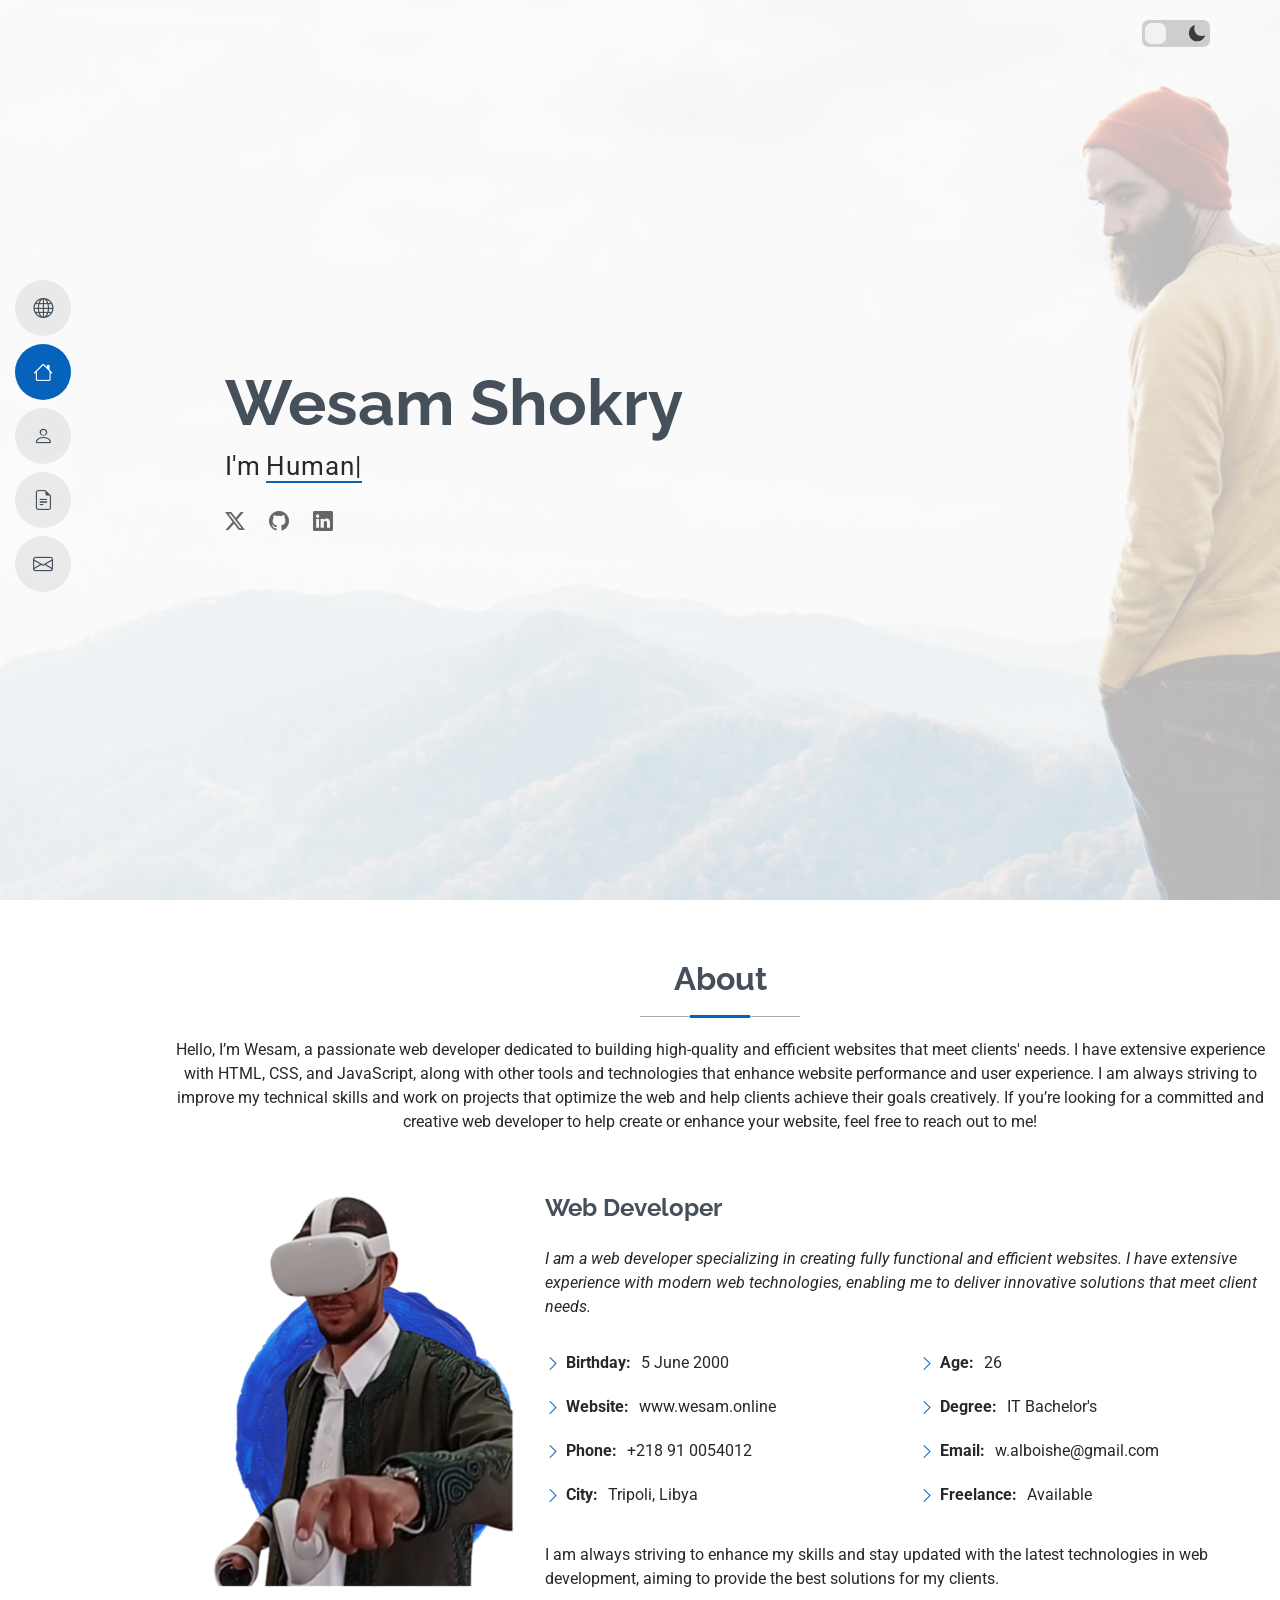
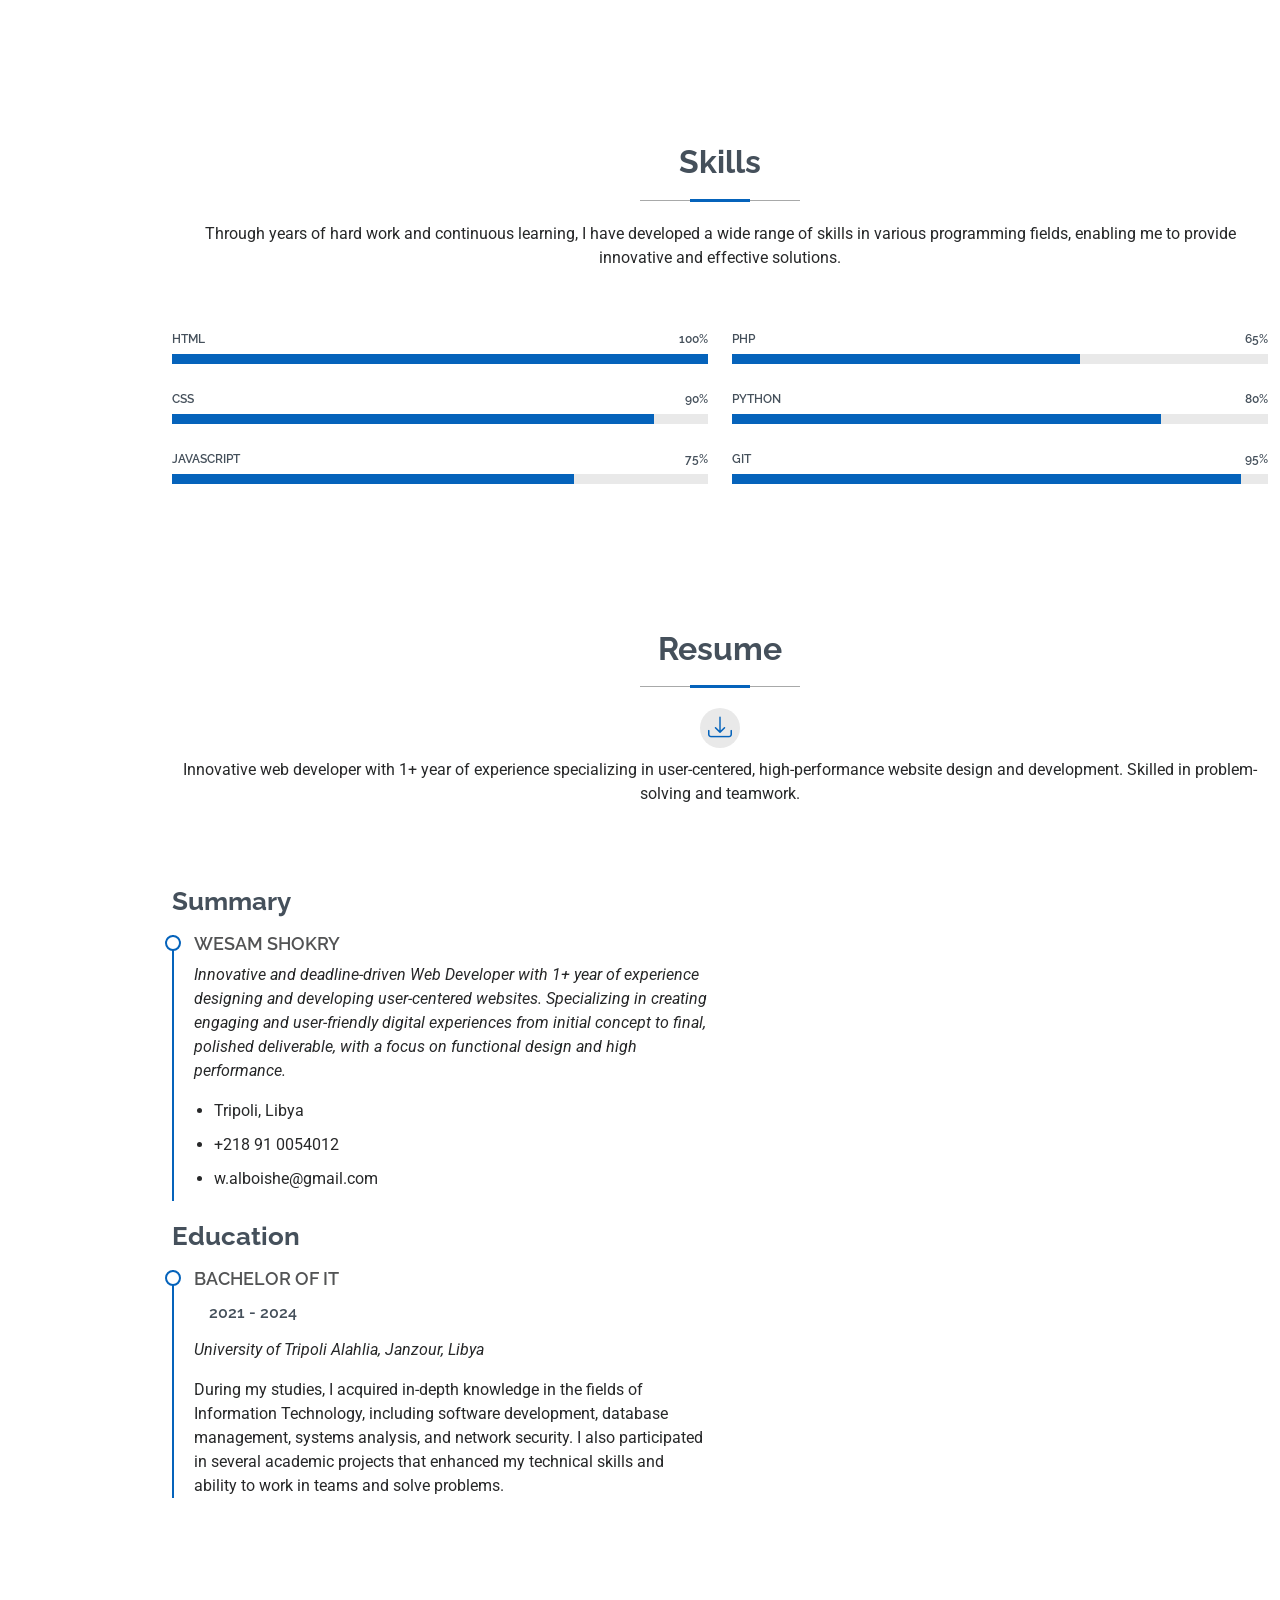
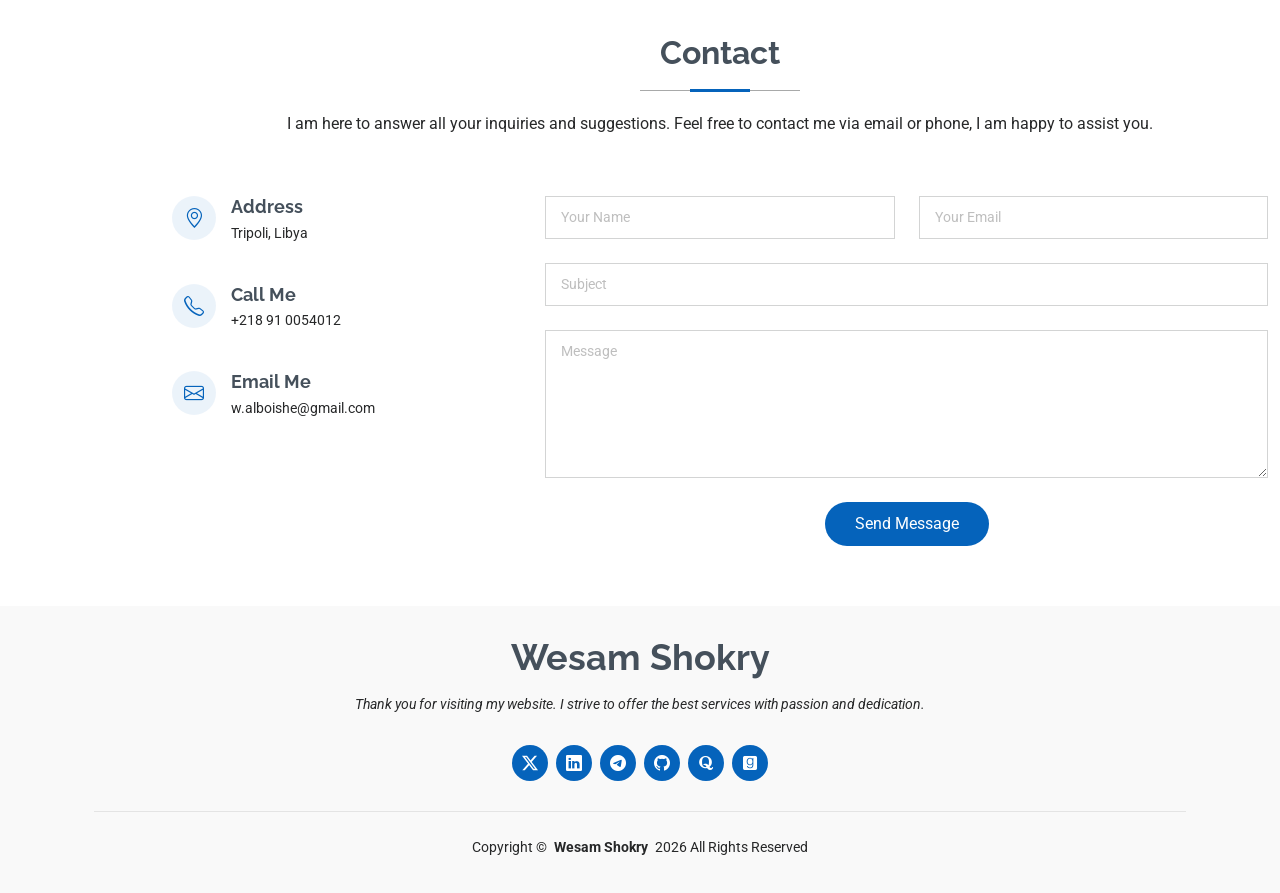
<file: test.html>
<!DOCTYPE html>
<html lang="en">

<head>
  <meta charset="utf-8">
  <meta content="width=device-width, initial-scale=1.0" name="viewport">
  <title>Testing</title>
  <meta content="Explore Wesam's portfolio, resume, and projects as a full-stack developer specializing in modern web technologies." name="description">
  <meta content="Wesam full-stack Developer Libya online front-end back-end php javascript html css bootstrap laravel web Freelance Freelancer btc bitcoin ai openai chatgpt Technology" name="keywords">
  
  <!-- Ads link -->
  <meta name="google-adsense-account" content="ca-pub-3912345418127431">

  <!-- Favicons -->
  <link href="assets/img/favicon.png" rel="icon">
  <link href="assets/img/apple-touch-icon.png" rel="apple-touch-icon">
  <link href="assets/img/android-chrome.png" rel="icon">

  <!-- Fonts -->
  <link href="https://fonts.googleapis.com" rel="preconnect">
  <link href="https://fonts.gstatic.com" rel="preconnect" crossorigin>
  <link href="https://fonts.googleapis.com/css2?family=Roboto:ital,wght@0,100;0,300;0,400;0,500;0,700;0,900;1,100;1,300;1,400;1,500;1,700;1,900&family=Poppins:ital,wght@0,100;0,200;0,300;0,400;0,500;0,600;0,700;0,800;0,900;1,100;1,200;1,300;1,400;1,500;1,600;1,700;1,800;1,900&family=Raleway:ital,wght@0,100;0,200;0,300;0,400;0,500;0,600;0,700;0,800;0,900;1,100;1,200;1,300;1,400;1,500;1,600;1,700;1,800;1,900&display=swap" rel="stylesheet">

  <!-- Vendor CSS Files -->
  <link href="assets/vendor/bootstrap/css/bootstrap.min.css" rel="stylesheet">
  <link href="assets/vendor/bootstrap-icons/bootstrap-icons.css" rel="stylesheet">
  <link href="assets/vendor/aos/aos.css" rel="stylesheet">
  <link href="assets/vendor/glightbox/css/glightbox.min.css" rel="stylesheet">
  <link href="assets/vendor/swiper/swiper-bundle.min.css" rel="stylesheet">

  <link href="https://cdnjs.cloudflare.com/ajax/libs/font-awesome/6.0.0/css/all.min.css" rel="stylesheet">


  <!-- Main CSS File -->
  <link href="assets/css/main.css" rel="stylesheet">
  <!-- Dark Theme CSS -->
  <link href="assets/css/dark.css" rel="stylesheet">

  <!-- reCaptcha code api -->
  <secript sec="https://www.google.com/recaptcha/enterprise.js?render=6LdJYMMqAAAAAMMTffWUJRNXgNfDYgPsa9m97bsb"></secript>

</head>

<body class="index-page">

    <!-- ************************************* -->
    
    <!-- Dark theme button -->
    <div class="theme-switch pos">
    <input type="checkbox" id="theme-checkbox" />
    <label for="theme-checkbox">
        <div></div>
        <span>
        <svg
            xmlns="http://www.w3.org/2000/svg"
            viewBox="0 0 24 24"
            fill="currentColor"
            class="w-6 h-6"
        >
            <path
            fill-rule="evenodd"
            d="M9.528 1.718a.75.75 0 01.162.819A8.97 8.97 0 009 6a9 9 0 009 9 8.97 8.97 0 003.463-.69.75.75 0 01.981.98 10.503 10.503 0 01-9.694 6.46c-5.799 0-10.5-4.701-10.5-10.5 0-4.368 2.667-8.112 6.46-9.694a.75.75 0 01.818.162z"
            clip-rule="evenodd"
            ></path>
        </svg>
        </span>
        <span>
        <svg
            xmlns="http://www.w3.org/2000/svg"
            viewBox="0 0 24 24"
            fill="currentColor"
            class="w-6 h-6"
        >
            <path
            d="M12 2.25a.75.75 0 01.75.75v2.25a.75.75 0 01-1.5 0V3a.75.75 0 01.75-.75zM7.5 12a4.5 4.5 0 119 0 4.5 4.5 0 01-9 0zM18.894 6.166a.75.75 0 00-1.06-1.06l-1.591 1.59a.75.75 0 101.06 1.061l1.591-1.59zM21.75 12a.75.75 0 01-.75.75h-2.25a.75.75 0 010-1.5H21a.75.75 0 01.75.75zM17.834 18.894a.75.75 0 001.06-1.06l-1.59-1.591a.75.75 0 10-1.061 1.06l1.59 1.591zM12 18a.75.75 0 01.75.75V21a.75.75 0 01-1.5 0v-2.25A.75.75 0 0112 18zM7.758 17.303a.75.75 0 00-1.061-1.06l-1.591 1.59a.75.75 0 001.06 1.061l1.591-1.59zM6 12a.75.75 0 01-.75.75H3a.75.75 0 010-1.5h2.25A.75.75 0 016 12zM6.697 7.757a.75.75 0 001.06-1.06l-1.59-1.591a.75.75 0 00-1.061 1.06l1.59 1.591z"
            ></path>
        </svg>
        </span>
    </label>
    </div>
    
    <!-- **************************************** -->

  <header id="header" class="header d-flex flex-column justify-content-center">


    <i class="header-toggle d-xl-none bi bi-list"></i>

    <nav id="navmenu" class="navmenu">
      <ul>
        <li><a href="/ar" class="lang-icon"><i class="bi bi-globe navicon"></i><span>العربية</span></a></li>
        <li><a href="#hero" class="active"><i class="bi bi-house navicon"></i><span>Home</span></a></li>
        <li><a href="#about"><i class="bi bi-person navicon"></i><span>About</span></a></li>
        <li><a href="#resume"><i class="bi bi-file-earmark-text navicon"></i><span>Resume</span></a></li>
        <!-- <li><a href="#"><i class="bi bi-images navicon"></i><span>Portfolio</span></a></li>
        <li><a href="#"><i class="bi bi-hdd-stack navicon"></i><span>Services</span></a></li> -->
        <li><a href="#contact"><i class="bi bi-envelope navicon"></i><span>Contact</span></a></li>
      </ul>
    </nav>

  </header>

  <main class="main">

    <!-- Hero Section -->
    <section id="hero" class="hero section light-background">

      <img src="assets/img/hero-bg.jpg" alt="">

      <div class="container" data-aos="zoom-out">
        <div class="row justify-content-center">
          <div class="col-lg-9">
            <h2>Wesam Shokry</h2>
            <p>I'm <span class="typed" data-typed-items="Human, Developer, Freelancer, Reader">Human</span><span class="typed-cursor typed-cursor--blink" aria-hidden="true"></span></p>
            <div class="social-links">
              <a href="https://x.com/Wesam2021ly" target="_blank" rel="nofollow"><i class="bi bi-twitter-x"></i></a>
              <a href="https://github.com/Wesam-1110111" target="_blank" rel="nofollow"><i class="bi bi-github"></i></a>
              <a href="https://www.linkedin.com/in/wesam-shokry-24a627332" target="_blank" rel="nofollow"><i class="bi bi-linkedin"></i></a>
            </div>
          </div>
        </div>
      </div>

    </section><!-- /Hero Section -->

    <!-- *** -->
    <!-- <br>
    <br>
    <br>
    <h2 aling="center">This page is under update.. <i class="bi bi-gear"></i></h2>
    <br>
    <br>
    <br> -->
    <!-- *** -->

    <!-- About Section -->
    <section id="about" class="about section">

      <!-- Section Title -->
      <div class="container section-title" data-aos="fade-up">
        <h2>About</h2>
        <p>
          Hello, I’m Wesam, a passionate web developer dedicated to building high-quality and efficient websites that meet clients' needs. I have extensive experience with HTML, CSS, and JavaScript, along with other tools and technologies that enhance website performance and user experience.
          I am always striving to improve my technical skills and work on projects that optimize the web and help clients achieve their goals creatively.
          If you’re looking for a committed and creative web developer to help create or enhance your website, feel free to reach out to me!
        </p>
      </div><!-- End Section Title -->

      <div class="container" data-aos="fade-up" data-aos-delay="100">

        <div class="row gy-4 justify-content-center">
          <div class="col-lg-4">
            <img src="assets/img/profile-img.png" class="img-fluid" alt="">
          </div>
          <div class="col-lg-8 content">
            <h2>Web Developer</h2>
            <p class="fst-italic py-3">
              I am a web developer specializing in creating fully functional and efficient websites. 
              I have extensive experience with modern web technologies, enabling me to deliver innovative solutions that meet client needs.
            </p>
            <div class="row">
              <div class="col-lg-6">
                <ul>
                  <li><i class="bi bi-chevron-right"></i> <strong>Birthday:</strong> <span data-birthday>5 Jun 2000</span></li>
                  <li><i class="bi bi-chevron-right"></i> <strong>Website:</strong> <span data-website>www.wesam.online</span></li>
                  <li><i class="bi bi-chevron-right"></i> <strong>Phone:</strong> <span data-phone>+218 91 0054012</span></li>
                  <li><i class="bi bi-chevron-right"></i> <strong>City:</strong> <span data-address>Tripoli, Libya</span></li>
                </ul>
              </div>
              <div class="col-lg-6">
                <ul>
                  <li><i class="bi bi-chevron-right"></i> <strong>Age:</strong> <span data-age>25</span></li>
                  <li><i class="bi bi-chevron-right"></i> <strong>Degree:</strong> <span data-degree>IT Bachelor's</span></li>
                  <li><i class="bi bi-chevron-right"></i> <strong>Email:</strong> <span data-email>mrw202065@gmail.com</span></li>
                  <li><i class="bi bi-chevron-right"></i> <strong>Freelance:</strong> <span data-freelance>Available</span></li>
                </ul>
              </div>
            </div>
            <p class="py-3">
              I am always striving to enhance my skills and stay updated with the latest technologies in web development,
               aiming to provide the best solutions for my clients.
            </p>
          </div>
        </div>

      </div>

    </section><!-- /About Section -->
    
    <!-- Skills Section -->
    <section id="skills" class="skills section">

      <!-- Section Title -->
      <div class="container section-title" data-aos="fade-up">
        <h2>Skills</h2>
        <p>Through years of hard work and continuous learning, I have developed a wide range of skills in various programming fields, enabling me to provide innovative and effective solutions.</p>
      </div><!-- End Section Title -->

      <div class="container" data-aos="fade-up" data-aos-delay="100">

        <div class="row skills-content skills-animation">

          <div class="col-lg-6">

            <div class="progress">
              <span class="skill"><span>HTML</span> <i class="val">100%</i></span>
              <div class="progress-bar-wrap">
                <div class="progress-bar" role="progressbar" aria-valuenow="100" aria-valuemin="0" aria-valuemax="100"></div>
              </div>
            </div><!-- End Skills Item -->

            <div class="progress">
              <span class="skill"><span>CSS</span> <i class="val">90%</i></span>
              <div class="progress-bar-wrap">
                <div class="progress-bar" role="progressbar" aria-valuenow="90" aria-valuemin="0" aria-valuemax="100"></div>
              </div>
            </div><!-- End Skills Item -->

            <div class="progress">
              <span class="skill"><span>JavaScript</span> <i class="val">75%</i></span>
              <div class="progress-bar-wrap">
                <div class="progress-bar" role="progressbar" aria-valuenow="75" aria-valuemin="0" aria-valuemax="100"></div>
              </div>
            </div><!-- End Skills Item -->

          </div>

          <div class="col-lg-6">

            <div class="progress">
              <span class="skill"><span>PHP</span> <i class="val">65%</i></span>
              <div class="progress-bar-wrap">
                <div class="progress-bar" role="progressbar" aria-valuenow="65" aria-valuemin="0" aria-valuemax="100"></div>
              </div>
            </div><!-- End Skills Item -->

            <div class="progress">
              <span class="skill"><span>Python</span> <i class="val">80%</i></span>
              <div class="progress-bar-wrap">
                <div class="progress-bar" role="progressbar" aria-valuenow="80" aria-valuemin="0" aria-valuemax="100"></div>
              </div>
            </div><!-- End Skills Item -->

            <div class="progress">
              <span class="skill"><span>Git</span> <i class="val">95%</i></span>
              <div class="progress-bar-wrap">
                <div class="progress-bar" role="progressbar" aria-valuenow="95" aria-valuemin="0" aria-valuemax="100"></div>
              </div>
            </div><!-- End Skills Item -->

          </div>

        </div>

      </div>

    </section><!-- /Skills Section -->
    

    <!-- Resume Section -->
    <section id="resume" class="resume section">

      <!-- Section Title -->
      <div class="container section-title" data-aos="fade-up">
        <h2>Resume</h2><a href="cv/CV 2025.pdf" class="icon resume cv-download" target="_blank" download="Resume" aria-label="Download Resume" title="Download Resume"><i class="bi bi-download"></i></a>                       <!-- add cv downloader here -->
        <p class="under-cv">Innovative web developer with 1+ year of experience specializing in user-centered, high-performance website design and development. Skilled in problem-solving and teamwork.</p>
      </div><!-- End Section Title -->

      <div class="container">

        <div class="row">

          <div class="col-lg-6" data-aos="fade-up" data-aos-delay="100">
            <h3 class="resume-title">Summary</h3>

            <div class="resume-item pb-0">
              <h4>Wesam Shokry</h4>
              <p><em>Innovative and deadline-driven Web Developer with 1+ year of experience designing and developing user-centered websites. Specializing in creating engaging and user-friendly digital experiences from initial concept to final, polished deliverable, with a focus on functional design and high performance.</em></p>
              <ul>
                <li data-address>Tripoli, Libya</li>
                <li data-phone>+218 91 0054012</li>
                <li data-email>mrw202065@gmail.com</li>
              </ul>
            </div><!-- End Resume Item -->

            <h3 class="resume-title">Education</h3>
            <div class="resume-item">
              <h4>Bachelor of IT</h4>
              <h5>2021 - 2024</h5>
              <p><em>University of Tripoli Alahlia, Janzour, Libya</em></p>
              <p>
                During my studies, I acquired in-depth knowledge in the fields of Information Technology, 
                including software development, database management, systems analysis, and network security. 
                I also participated in several academic projects that enhanced my technical skills and ability to work in teams and solve problems.
              </p>
            </div><!-- End Resume Item -->

          </div>

          <!-- <div class="col-lg-6" data-aos="fade-up" data-aos-delay="200">
            <h3 class="resume-title">Professional Experience</h3>
            *
            * in the future
            *
          </div> -->

        </div>

      </div>

    </section><!-- /Resume Section -->

    <!-- Contact Section -->
    <section id="contact" class="contact section">

      <!-- Section Title -->
      <div class="container section-title" data-aos="fade-up">
        <h2>Contact</h2>
        <p>I am here to answer all your inquiries and suggestions. Feel free to contact me via email or phone, I am happy to assist you.</p>
      </div><!-- End Section Title -->

      <div class="container" data-aos="fade" data-aos-delay="100">

        <div class="row gy-4">

          <div class="col-lg-4">
            <div class="info-item d-flex" data-aos="fade-up" data-aos-delay="200">
              <i class="bi bi-geo-alt flex-shrink-0"></i>
              <div>
                <h3>Address</h3>
                <p data-address>Tripoli, Libya</p>
              </div>
            </div><!-- End Info Item -->

            <div class="info-item d-flex" data-aos="fade-up" data-aos-delay="300">
              <i class="bi bi-telephone flex-shrink-0"></i>
              <div>
                <h3>Call Me</h3>
                <p data-phone>+218 91 0054012</p>
              </div>
            </div><!-- End Info Item -->

            <div class="info-item d-flex" data-aos="fade-up" data-aos-delay="400">
              <i class="bi bi-envelope flex-shrink-0"></i>
              <div>
                <h3>Email Me</h3>
                <p data-email>mrw202065@gmail.com</p>
              </div>
            </div><!-- End Info Item -->

          </div>

          <div class="col-lg-8">
    <form id="contactForm" action="https://formspree.io/f/xqaekaab" method="post" class="php-email-form" data-aos="fade-up" data-aos-delay="200">
        <div class="row gy-4">
                <!-- <input type="hidden" name="_redirect" value="https://wesam.online"> -->
          <input type="hidden" name="_key" value="abc123ewq">
          
    
            <div class="col-md-6">
                <input type="text" name="name" class="form-control" placeholder="Your Name" required>
            </div>

            <div class="col-md-6">
                <input type="email" class="form-control" name="email" placeholder="Your Email" required>
            </div>

            <div class="col-md-12">
                <input type="text" class="form-control" name="subject" placeholder="Subject" required>
            </div>

            <div class="col-md-12">
                <textarea class="form-control" name="message" rows="6" placeholder="Message" required></textarea>
            </div>

            <div class="col-md-12 text-center">
                <div class="loading" style="display: none;">Loading...</div>
                <div class="error-message" style="display: none; color: #fff;">There was an error sending your message. Please try again.</div>
                <div class="sent-message" style="display: none; color: #fff;">Your message has been sent. Thank you!</div>


                <div class="col-md-12 text-center">
                  <div class="loading">Loading</div>
                  <!-- <div class="error-message"></div> -->
                  <div class="sent-message">Your message has been sent. Thank you!</div>

                <button type="submit">Send Message</button>
            </div>


        </div>
    </form>
</div>

<script>
  // تحديد عناصر النموذج والرسائل
  const form = document.getElementById('contactForm');
  const loading = document.querySelector('.loading');
  const errorMessage = document.querySelector('.error-message');
  const sentMessage = document.querySelector('.sent-message');

  // وظيفة لإخفاء الرسائل بعد وقت محدد
  function hideMessage(element, delay = 5000) {
      setTimeout(() => {
          element.style.display = 'none';
      }, delay); // الوقت بالمللي ثانية
  }

  // إضافة مستمع للحدث 'submit' على النموذج
  form.addEventListener('submit', function (event) {
      event.preventDefault(); // منع الإرسال الافتراضي للنموذج

      // عرض حالة التحميل وإخفاء الرسائل الأخرى
      loading.style.display = 'block';
      errorMessage.style.display = 'none';
      sentMessage.style.display = 'none';

      // جمع بيانات النموذج
      const formData = new FormData(form);

      // إرسال البيانات باستخدام fetch
      fetch(form.action, {
          method: form.method,
          body: formData,
          headers: {
              'Accept': 'application/json' // تحديد نوع الرد المتوقع
          }
      })
      .then(response => {
          loading.style.display = 'none'; // إخفاء حالة التحميل

          if (response.ok) {
              // في حالة النجاح
              sentMessage.style.display = 'block';
              hideMessage(sentMessage); // إخفاء رسالة النجاح بعد 5 ثوانٍ
              form.reset(); // إعادة تعيين الحقول في النموذج
          } else {
              // إذا كان هناك خطأ في الاستجابة
              response.json().then(data => {
                  if (data.error) {
                      errorMessage.textContent = data.error; // عرض رسالة الخطأ من الخادم
                  } else {
                      errorMessage.textContent = 'There was an error sending your message. Please try again.';
                  }
                  errorMessage.style.display = 'block';
                  hideMessage(errorMessage); // إخفاء رسالة الخطأ بعد 5 ثوانٍ
              });
          }
      })
      .catch(error => {
          // إذا كان هناك خطأ في الاتصال
          loading.style.display = 'none';
          errorMessage.textContent = 'There was an error sending your message. Please try again.';
          errorMessage.style.display = 'block';
          hideMessage(errorMessage); // إخفاء رسالة الخطأ بعد 5 ثوانٍ
      });
  });
</script>

<!-- End Contact Form -->

        </div>

      </div>

    </section><!-- /Contact Section -->


  </main>

  <footer id="footer" class="footer position-relative light-background">
    <div class="container">
      <h3 class="sitename">Wesam Shokry</h3>
      <p>Thank you for visiting my website. I strive to offer the best services with passion and dedication.</p>
      <div class="social-links d-flex justify-content-center">
        <!-- wesam social media accounts-->
        <a href="https://x.com/Wesam2021ly" target="_blank" rel="nofollow"><i class="bi bi-twitter-x"></i></a>
        <a href="https://www.linkedin.com/in/wesam-shokry-24a627332" target="_blank" rel="nofollow"><i class="bi bi-linkedin"></i></a>
        <a href="https://t.me/Mr_w_23" target="_blank" rel="nofollow"><i class="bi bi-telegram"></i></a>
        <a href="https://github.com/Wesam-1110111" target="_blank" rel="nofollow"><i class="bi bi-github"></i></a>
        <a href="https://ar.quora.com/profile/Wesam-Freeman" target="_blank" rel="nofollow"><i class="fab fa-quora"></i></a>
        <a href="https://www.goodreads.com/user/show/162466451-wesam" target="_blank" rel="nofollow"><i class="fab fa-goodreads"></i></a>
        <!-- **** -->
      </div>
      <div class="container">
        <div class="copyright">
          <span>Copyright ©</span> <strong class="px-1 sitename">Wesam Shokry</strong> <span> <span class="date">2025</span> All Rights Reserved</span>
        </div>
        <div class="credits">
          

        </div>
      </div>
    </div>
  </footer>

  <!-- Scroll Top -->
  <a href="#" id="scroll-top" class="scroll-top d-flex align-items-center justify-content-center"><i class="bi bi-arrow-up-short"></i></a>

  <!-- Preloader -->
  <div id="preloader"></div>

  <!-- Vendor JS Files -->
  <script src="assets/vendor/bootstrap/js/bootstrap.bundle.min.js"></script>
  <script src="assets/vendor/php-email-form/validate.js"></script>
  <script src="assets/vendor/aos/aos.js"></script>
  <script src="assets/vendor/typed.js/typed.umd.js"></script>
  <script src="assets/vendor/purecounter/purecounter_vanilla.js"></script>
  <script src="assets/vendor/waypoints/noframework.waypoints.js"></script>
  <script src="assets/vendor/glightbox/js/glightbox.min.js"></script>
  <script src="assets/vendor/imagesloaded/imagesloaded.pkgd.min.js"></script>
  <script src="assets/vendor/isotope-layout/isotope.pkgd.min.js"></script>
  <script src="assets/vendor/swiper/swiper-bundle.min.js"></script>

  <!-- Main JS File -->
  <script src="assets/js/main.js"></script>
  <!-- Dark Theme JS -->
  <script src="assets/js/dark.js"></script>
  <!-- Control Panel -->
   <script src="assets/js/control_panel.js"></script>

  <script>
  function onClick(e) {
    e.preventDefault();
    grecaptcha.enterprise.ready(async () => {
      const token = await grecaptcha.enterprise.execute('6LdJYMMqAAAAAMMTffWUJRNXgNfDYgPsa9m97bsb', {action: 'LOGIN'});
    });
  }
  </script>
</body>

</html>
</file>
<file: assets/css/dark.css>
:root {
  --background-color: #ffffff;
  --text-color: #000000;
}

body {
  background-color: var(--background-color);
  color: var(--text-color);
  transition: all 0.3s ease;
}
body.dark-theme {
  --background-color: #212121;
  --text-color: #ffffff;
  --heading-color: #999;
  --nav-mobile-background-color: #212121;
  --nav-dropdown-background-color: #212121;
  --default-color: #c5c5c5;
  --nav-color: #b7b7b7;
}

.dark-background {
  --background-color: #2c2c2c;
  --surface-color: #ffffff;
}
/* From Uiverse.io by MRez321 */ 
.theme-switch {
  position: relative;
  display: flex;
  /* justify-content: center; */
  direction: rtl;
}

#theme-checkbox {
  display: none;
}

#theme-checkbox + label {
  /* change the font-size below to change the size of the switch button*/
  font-size: 1.7rem;
  height: 1em;
  width: 2.5em;
  border-radius: 0.25em;
  cursor: pointer;
  display: flex;
  justify-content: space-between;
  background-color: #cecece;
  position: relative;
}

#theme-checkbox:checked + label {
  background-color: #3a3a3a;
}

#theme-checkbox + label:active {
  transform: scale(0.85);
  transition: transform 0.2s;
}

#theme-checkbox + label div {
  width: 0.8em;
  height: 0.8em;
  border-radius: inherit;
  position: absolute;
  top: 0.1em;
  left: 0.1em;
  z-index: 10;
  transition: 0.5s cubic-bezier(1, 0.33, 0.11, 1.34);
  background-color: #f2f2f2;
}

#theme-checkbox:checked + label div {
  /* left: calc(2.5em - .8em - .1em); */
  left: 1.6em;
  background-color: #212121;
}

#theme-checkbox + label span {
  display: flex;
}

#theme-checkbox + label svg {
  display: inline-block;
  height: 1em;
  width: 1em;
  padding: 0.15em;
  box-sizing: border-box;
}

#theme-checkbox + label span:first-of-type {
  color: #3a3a3a;
}

#theme-checkbox + label span:last-of-type {
  color: #cecece;
}

.pos{
  position: fixed;
  top: 20px;
  right: 70px;
  z-index: 999;
}
</file>
<file: assets/css/main.css>
/**
* Template Name: MyResume
* Template URL: https://bootstrapmade.com/free-html-bootstrap-template-my-resume/
* Updated: Jun 29 2024 with Bootstrap v5.3.3
* Author: BootstrapMade.com
* License: https://bootstrapmade.com/license/
*/

/*--------------------------------------------------------------
# Font & Color Variables
# Help: https://bootstrapmade.com/color-system/
--------------------------------------------------------------*/
/* Fonts */
:root {
  --default-font: "Roboto",  system-ui, -apple-system, "Segoe UI", Roboto, "Helvetica Neue", Arial, "Noto Sans", "Liberation Sans", sans-serif, "Apple Color Emoji", "Segoe UI Emoji", "Segoe UI Symbol", "Noto Color Emoji";
  --heading-font: "Raleway",  sans-serif;
  --nav-font: "Poppins",  sans-serif;
}

/* Global Colors - The following color variables are used throughout the website. Updating them here will change the color scheme of the entire website */
:root { 
  --background-color: #ffffff; /* Background color for the entire website, including individual sections */
  --default-color: #272829; /* Default color used for the majority of the text content across the entire website */
  --heading-color: #45505b; /* Color for headings, subheadings and title throughout the website */
  --accent-color: #0563bb; /* Accent color that represents your brand on the website. It's used for buttons, links, and other elements that need to stand out */
  --surface-color: #ffffff; /* The surface color is used as a background of boxed elements within sections, such as cards, icon boxes, or other elements that require a visual separation from the global background. */
  --contrast-color: #ffffff; /* Contrast color for text, ensuring readability against backgrounds of accent, heading, or default colors. */
}

/* Nav Menu Colors - The following color variables are used specifically for the navigation menu. They are separate from the global colors to allow for more customization options */
:root {
  --nav-color: #45505b;  /* The default color of the main navmenu links */
  --nav-hover-color: #0563bb; /* Applied to main navmenu links when they are hovered over or active */
  --nav-mobile-background-color: #ffffff; /* Used as the background color for mobile navigation menu */
  --nav-dropdown-background-color: #ffffff; /* Used as the background color for dropdown items that appear when hovering over primary navigation items */
  --nav-dropdown-color: #212529; /* Used for navigation links of the dropdown items in the navigation menu. */
  --nav-dropdown-hover-color: #0563bb; /* Similar to --nav-hover-color, this color is applied to dropdown navigation links when they are hovered over. */
}

/* Color Presets - These classes override global colors when applied to any section or element, providing reuse of the sam color scheme. */

.light-background {
  --background-color: #f9f9f9;
  --surface-color: #ffffff;
}

.dark-background {
  --background-color: #060606;
  --default-color: #ffffff;
  --heading-color: #ffffff;
  --surface-color: #252525;
  --contrast-color: #ffffff;
}

/* Smooth scroll */
:root {
  scroll-behavior: smooth;
}

/*--------------------------------------------------------------
# General Styling & Shared Classes
--------------------------------------------------------------*/
body {
  color: var(--default-color);
  background-color: var(--background-color);
  font-family: var(--default-font);
}

a {
  color: var(--accent-color);
  text-decoration: none;
  transition: 0.3s;
}

a:hover {
  color: color-mix(in srgb, var(--accent-color), transparent 25%);
  text-decoration: none;
}

h1,
h2,
h3,
h4,
h5,
h6 {
  color: var(--heading-color);
  font-family: var(--heading-font);
}

/* PHP Email Form Messages
------------------------------*/
.php-email-form .error-message {
  display: none;
  background: #df1529;
  color: #ffffff;
  text-align: center;
  padding: 15px;
  margin-bottom: 24px;
  font-weight: 600;
  display: none !important;
  
}

.php-email-form .sent-message {
  display: none;
  color: #ffffff;
  background: #059652;
  text-align: center;
  padding: 15px;
  margin-bottom: 24px;
  font-weight: 600;
}

.php-email-form .loading {
  display: none;
  background: var(--surface-color);
  text-align: center;
  padding: 15px;
  margin-bottom: 24px;
}

.php-email-form .loading:before {
  content: "";
  display: inline-block;
  border-radius: 50%;
  width: 24px;
  height: 24px;
  margin: 0 10px -6px 0;
  border: 3px solid var(--accent-color);
  border-top-color: var(--surface-color);
  animation: php-email-form-loading 1s linear infinite;
}

@keyframes php-email-form-loading {
  0% {
    transform: rotate(0deg);
  }

  100% {
    transform: rotate(360deg);
  }
}

/*--------------------------------------------------------------
# Global Header
--------------------------------------------------------------*/
.header {
  color: var(--default-color);
  position: fixed;
  top: 0;
  left: 0;
  /* right: 0; */
  bottom: 0;
  padding: 0 15px;
  transition: all ease-in-out 0.3s;
  overflow-y: auto;
  z-index: 997;
  min-width: 200px;
}

@media (max-width: 1199px) {
  .header {
    background-color: var(--background-color);
    border-right: 1px solid color-mix(in srgb, var(--default-color), transparent 90%);
    width: 300px;
    left: -100%;
  }
}

@media (min-width: 1200px) and (max-width: 1600px) {
  .header~main {
    margin-left: 160px;
  }

  .header~main .hero {
    margin-left: -160px;
    width: 100vw;
  }
}

.header.header-show {
  left: 0;
}

.header .header-toggle {
  color: var(--contrast-color);
  background-color: var(--accent-color);
  font-size: 22px;
  display: flex;
  align-items: center;
  justify-content: center;
  width: 40px;
  height: 40px;
  border-radius: 50%;
  cursor: pointer;
  position: fixed;
  top: 15px;
  right: 15px;
  z-index: 9999;
  transition: background-color 0.3s;
}

.header .header-toggle:hover {
  color: var(--contrast-color);
  background-color: color-mix(in srgb, var(--accent-color) 90%, white 15%);
}

/*--------------------------------------------------------------
# Navigation Menu
--------------------------------------------------------------*/
.navmenu {
  padding: 0;
  z-index: 9997;
}

.navmenu ul {
  list-style: none;
  padding: 0 0 20px 0;
  margin: 0;
  width: 140px;
}

.navmenu a,
.navmenu a:focus {
  color: var(--nav-color);
  font-family: var(--nav-font);
  display: flex;
  align-items: center;
  padding: 10px 18px;
  margin-bottom: 8px;
  font-size: 15px;
  border-radius: 50px;
  background: color-mix(in srgb, var(--default-color), transparent 92%);
  height: 56px;
  width: 100%;
  overflow: hidden;
  transition: 0.3s;
}

.navmenu a i,
.navmenu a:focus i {
  font-size: 20px;
}

.navmenu a span,
.navmenu a:focus span {
  padding: 0 5px 0 7px;
}

@media (min-width: 992px) {

  .navmenu a,
  .navmenu a:focus {
    max-width: 56px;
  }

  .navmenu a span,
  .navmenu a:focus span {
    display: none;
  }
}

.navmenu a:hover,
.navmenu .active,
.navmenu .active:focus,
.navmenu li:hover>a {
  color: var(--contrast-color);
  background: var(--nav-hover-color);
}

.navmenu a:hover,
.navmenu li:hover>a {
  max-width: 100%;
  color: var(--contrast-color);
}

.navmenu a:hover span,
.navmenu li:hover>a span {
  display: block;
}

/*--------------------------------------------------------------
# Global Footer
--------------------------------------------------------------*/
.footer {
  color: var(--default-color);
  background-color: var(--background-color);
  font-size: 14px;
  text-align: center;
  padding: 30px 0;
  position: relative;
}

.footer h3 {
  font-size: 36px;
  font-weight: 700;
  position: relative;
  padding: 0;
  margin: 0 0 15px 0;
}

.footer p {
  font-size: 15;
  font-style: italic;
  padding: 0;
  margin: 0 0 30px 0;
}

.footer .social-links {
  margin: 0 0 30px 0;
}

.footer .social-links a {
  font-size: 16px;
  display: flex;
  align-items: center;
  justify-content: center;
  background: var(--accent-color);
  color: var(--contrast-color);
  line-height: 1;
  margin: 0 4px;
  border-radius: 50%;
  text-align: center;
  width: 36px;
  height: 36px;
  transition: 0.3s;
}

.footer .social-links a:hover {
  background: color-mix(in srgb, var(--accent-color), transparent 20%);
  text-decoration: none;
}

.footer .copyright {
  padding-top: 25px;
  border-top: 1px solid color-mix(in srgb, var(--default-color), transparent 90%);
}

.footer .credits {
  font-size: 13px;
  padding-top: 5px;
}

/*--------------------------------------------------------------
# Preloader
--------------------------------------------------------------*/
#preloader {
  position: fixed;
  inset: 0;
  z-index: 999999;
  overflow: hidden;
  background: var(--background-color);
  transition: all 0.6s ease-out;
}

#preloader:before {
  content: "";
  position: fixed;
  top: calc(50% - 30px);
  left: calc(50% - 30px);
  border: 6px solid #ffffff;
  border-color: var(--accent-color) transparent var(--accent-color) transparent;
  border-radius: 50%;
  width: 60px;
  height: 60px;
  animation: animate-preloader 1.5s linear infinite;
}

@keyframes animate-preloader {
  0% {
    transform: rotate(0deg);
  }

  100% {
    transform: rotate(360deg);
  }
}

/*--------------------------------------------------------------
# Scroll Top Button
--------------------------------------------------------------*/
.scroll-top {
  position: fixed;
  visibility: hidden;
  opacity: 0;
  right: 15px;
  bottom: -15px;
  z-index: 99999;
  background-color: var(--accent-color);
  width: 44px;
  height: 44px;
  border-radius: 50px;
  transition: all 0.4s;
}

.scroll-top i {
  font-size: 24px;
  color: var(--contrast-color);
  line-height: 0;
}

.scroll-top:hover {
  background-color: color-mix(in srgb, var(--accent-color), transparent 20%);
  color: var(--contrast-color);
}

.scroll-top.active {
  visibility: visible;
  opacity: 1;
  bottom: 15px;
}

/*--------------------------------------------------------------
# Disable aos animation delay on mobile devices
--------------------------------------------------------------*/
@media screen and (max-width: 768px) {
  [data-aos-delay] {
    transition-delay: 0 !important;
  }
}

/*--------------------------------------------------------------
# Global Page Titles & Breadcrumbs
--------------------------------------------------------------*/
.page-title {
  --background-color: color-mix(in srgb, var(--default-color), transparent 96%);
  color: var(--default-color);
  background-color: var(--background-color);
  padding: 20px 0;
  position: relative;
}

.page-title h1 {
  font-size: 28px;
  font-weight: 700;
  margin: 0;
}

.page-title .breadcrumbs ol {
  display: flex;
  flex-wrap: wrap;
  list-style: none;
  padding: 0 0 10px 0;
  margin: 0;
  font-size: 14px;
  font-weight: 400;
}

.page-title .breadcrumbs ol li+li {
  padding-left: 10px;
}

.page-title .breadcrumbs ol li+li::before {
  content: "/";
  display: inline-block;
  padding-right: 10px;
  color: color-mix(in srgb, var(--default-color), transparent 70%);
}

/*--------------------------------------------------------------
# Global Sections
--------------------------------------------------------------*/
section,
.section {
  color: var(--default-color);
  background-color: var(--background-color);
  padding: 60px 0;
  overflow: clip;
}

/*--------------------------------------------------------------
# Global Section Titles
--------------------------------------------------------------*/
.section-title {
  text-align: center;
  padding-bottom: 60px;
  position: relative;
}

.section-title h2 {
  font-size: 32px;
  font-weight: 700;
  margin-bottom: 20px;
  padding-bottom: 20px;
  position: relative;
}

.section-title h2:before {
  content: "";
  position: absolute;
  display: block;
  width: 160px;
  height: 1px;
  background: color-mix(in srgb, var(--default-color), transparent 60%);
  left: 0;
  right: 0;
  bottom: 1px;
  margin: auto;
}

.section-title h2::after {
  content: "";
  position: absolute;
  display: block;
  width: 60px;
  height: 3px;
  background: var(--accent-color);
  left: 0;
  right: 0;
  bottom: 0;
  margin: auto;
}

.section-title p {
  margin-bottom: 0;
}

/*--------------------------------------------------------------
# Hero Section
--------------------------------------------------------------*/
.hero {
  width: 100%;
  min-height: 100vh;
  position: relative;
  padding: 80px 0;
  display: flex;
  align-items: center;
  justify-content: center;
}

.hero img {
  position: absolute;
  inset: 0;
  display: block;
  width: 100%;
  height: 100%;
  object-fit: cover;
  z-index: 1;
}

.hero:before {
  content: "";
  background: color-mix(in srgb, var(--background-color), transparent 30%);
  position: absolute;
  inset: 0;
  z-index: 2;
}

.hero .container {
  position: relative;
  z-index: 3;
}

.hero h2 {
  margin: 0;
  font-size: 64px;
  font-weight: 700;
}

.hero p {
  margin: 5px 0 0 0;
  font-size: 26px;
}

.hero p span {
  letter-spacing: 1px;
  border-bottom: 2px solid var(--accent-color);
}

.hero .social-links {
  margin-top: 25px;
}

.hero .social-links a {
  font-size: 20px;
  display: inline-block;
  color: color-mix(in srgb, var(--default-color), transparent 30%);
  line-height: 1;
  margin-right: 20px;
  transition: 0.3s;
}

.hero .social-links a:hover {
  color: var(--accent-color);
}

@media (max-width: 768px) {
  .hero h2 {
    font-size: 32px;
  }

  .hero p {
    font-size: 20px;
  }
}

/*--------------------------------------------------------------
# About Section
--------------------------------------------------------------*/
.about .content h2 {
  font-weight: 700;
  font-size: 24px;
}

.about .content ul {
  list-style: none;
  padding: 0;
}

.about .content ul li {
  margin-bottom: 20px;
  display: flex;
  align-items: center;
}

.about .content ul strong {
  margin-right: 10px;
}

.about .content ul i {
  font-size: 16px;
  margin-right: 5px;
  color: var(--accent-color);
  line-height: 0;
}

/*--------------------------------------------------------------
# Stats Section
--------------------------------------------------------------*/
.stats i {
  background-color: var(--accent-color);
  color: var(--contrast-color);
  width: 54px;
  height: 54px;
  font-size: 24px;
  border-radius: 50px;
  display: inline-flex;
  align-items: center;
  justify-content: center;
  position: relative;
  z-index: 1;
}

.stats .stats-item {
  margin-top: 10px;
  width: 100%;
  position: relative;
  text-align: center;
  z-index: 0;
}

.stats .stats-item span {
  font-size: 36px;
  display: block;
  font-weight: 700;
  color: color-mix(in srgb, var(--default-color), transparent 20%);
}

.stats .stats-item p {
  padding: 0;
  margin: 0;
  color: color-mix(in srgb, var(--default-color), transparent 50%);
  font-size: 16px;
}

/*--------------------------------------------------------------
# Skills Section
--------------------------------------------------------------*/
.skills .progress {
  height: 60px;
  display: block;
  background: none;
  border-radius: 0;
}

.skills .progress .skill {
  color: var(--heading-color);
  padding: 0;
  margin: 0 0 6px 0;
  text-transform: uppercase;
  display: block;
  font-weight: 600;
  font-family: var(--heading-font);
}

.skills .progress .skill .val {
  float: right;
  font-style: normal;
}

.skills .progress-bar-wrap {
  background: color-mix(in srgb, var(--default-color), transparent 90%);
  height: 10px;
}

.skills .progress-bar {
  width: 1px;
  height: 10px;
  transition: 0.9s;
  background-color: var(--accent-color);
}

/*--------------------------------------------------------------
# Resume Section
--------------------------------------------------------------*/
.resume .resume-title {
  color: var(--heading-color);
  font-size: 26px;
  font-weight: 700;
  margin-top: 20px;
  margin-bottom: 20px;
}

.resume .resume-item {
  padding: 0 0 20px 20px;
  margin-top: -2px;
  border-left: 2px solid var(--accent-color);
  position: relative;
}

.resume .resume-item h4 {
  line-height: 18px;
  font-size: 18px;
  font-weight: 600;
  text-transform: uppercase;
  color: color-mix(in srgb, var(--default-color), transparent 20%);
  margin-bottom: 10px;
}

.resume .resume-item h5 {
  font-size: 16px;
  padding: 5px 15px;
  display: inline-block;
  font-weight: 600;
  margin-bottom: 10px;
}

.resume .resume-item ul {
  padding-left: 20px;
}

.resume .resume-item ul li {
  padding-bottom: 10px;
}

.resume .resume-item:last-child {
  padding-bottom: 0;
}

.resume .resume-item::before {
  content: "";
  position: absolute;
  width: 16px;
  height: 16px;
  border-radius: 50px;
  left: -9px;
  top: 0;
  background: var(--background-color);
  border: 2px solid var(--accent-color);
}

/*--------------------------------------------------------------
# Portfolio Section
--------------------------------------------------------------*/
.portfolio .portfolio-filters {
  padding: 0;
  margin: 0 auto 20px auto;
  list-style: none;
  text-align: center;
}

.portfolio .portfolio-filters li {
  cursor: pointer;
  display: inline-block;
  padding: 8px 20px 10px 20px;
  margin: 0;
  font-size: 15px;
  font-weight: 500;
  line-height: 1;
  margin-bottom: 5px;
  border-radius: 50px;
  transition: all 0.3s ease-in-out;
  font-family: var(--heading-font);
}

.portfolio .portfolio-filters li:hover,
.portfolio .portfolio-filters li.filter-active {
  color: var(--contrast-color);
  background-color: var(--accent-color);
}

.portfolio .portfolio-filters li:first-child {
  margin-left: 0;
}

.portfolio .portfolio-filters li:last-child {
  margin-right: 0;
}

@media (max-width: 575px) {
  .portfolio .portfolio-filters li {
    font-size: 14px;
    margin: 0 0 10px 0;
  }
}

.portfolio .portfolio-item {
  position: relative;
  overflow: hidden;
}

.portfolio .portfolio-item .portfolio-info {
  opacity: 0;
  position: absolute;
  left: 12px;
  right: 12px;
  bottom: -100%;
  z-index: 3;
  transition: all ease-in-out 0.5s;
  background: color-mix(in srgb, var(--background-color), transparent 10%);
  padding: 15px;
}

.portfolio .portfolio-item .portfolio-info h4 {
  font-size: 18px;
  font-weight: 600;
  padding-right: 50px;
}

.portfolio .portfolio-item .portfolio-info p {
  color: color-mix(in srgb, var(--default-color), transparent 30%);
  font-size: 14px;
  margin-bottom: 0;
  padding-right: 50px;
}

.portfolio .portfolio-item .portfolio-info .preview-link,
.portfolio .portfolio-item .portfolio-info .details-link {
  position: absolute;
  right: 50px;
  font-size: 24px;
  top: calc(50% - 14px);
  color: color-mix(in srgb, var(--default-color), transparent 30%);
  transition: 0.3s;
  line-height: 0;
}

.portfolio .portfolio-item .portfolio-info .preview-link:hover,
.portfolio .portfolio-item .portfolio-info .details-link:hover {
  color: var(--accent-color);
}

.portfolio .portfolio-item .portfolio-info .details-link {
  right: 14px;
  font-size: 28px;
}

.portfolio .portfolio-item:hover .portfolio-info {
  opacity: 1;
  bottom: 0;
}

/*--------------------------------------------------------------
# Services Section
--------------------------------------------------------------*/
.services .service-item {
  background-color: var(--surface-color);
  box-shadow: 0px 5px 90px 0px rgba(0, 0, 0, 0.1);
  height: 100%;
  padding: 60px 30px;
  text-align: center;
  transition: 0.3s;
  border-radius: 5px;
}

.services .service-item .icon {
  margin: 0 auto;
  width: 100px;
  height: 100px;
  display: flex;
  align-items: center;
  justify-content: center;
  transition: ease-in-out 0.3s;
  position: relative;
}

.services .service-item .icon i {
  font-size: 36px;
  transition: 0.5s;
  position: relative;
}

.services .service-item .icon svg {
  position: absolute;
  top: 0;
  left: 0;
}

.services .service-item .icon svg path {
  transition: 0.5s;
  fill: color-mix(in srgb, var(--default-color), transparent 95%);
}

.services .service-item h3 {
  font-weight: 700;
  margin: 10px 0 15px 0;
  font-size: 22px;
}

.services .service-item p {
  line-height: 24px;
  font-size: 14px;
  margin-bottom: 0;
}

.services .service-item:hover {
  box-shadow: 0px 5px 35px 0px rgba(0, 0, 0, 0.1);
}

.services .service-item.item-cyan i {
  color: #0dcaf0;
}

.services .service-item.item-cyan:hover .icon i {
  color: #fff;
}

.services .service-item.item-cyan:hover .icon path {
  fill: #0dcaf0;
}

.services .service-item.item-orange i {
  color: #fd7e14;
}

.services .service-item.item-orange:hover .icon i {
  color: #fff;
}

.services .service-item.item-orange:hover .icon path {
  fill: #fd7e14;
}

.services .service-item.item-teal i {
  color: #20c997;
}

.services .service-item.item-teal:hover .icon i {
  color: #fff;
}

.services .service-item.item-teal:hover .icon path {
  fill: #20c997;
}

.services .service-item.item-red i {
  color: #df1529;
}

.services .service-item.item-red:hover .icon i {
  color: #fff;
}

.services .service-item.item-red:hover .icon path {
  fill: #df1529;
}

.services .service-item.item-indigo i {
  color: #6610f2;
}

.services .service-item.item-indigo:hover .icon i {
  color: #fff;
}

.services .service-item.item-indigo:hover .icon path {
  fill: #6610f2;
}

.services .service-item.item-pink i {
  color: #f3268c;
}

.services .service-item.item-pink:hover .icon i {
  color: #fff;
}

.services .service-item.item-pink:hover .icon path {
  fill: #f3268c;
}

/*--------------------------------------------------------------
# Testimonials Section
--------------------------------------------------------------*/
.testimonials .testimonials-carousel,
.testimonials .testimonials-slider {
  overflow: hidden;
}

.testimonials .testimonial-item .testimonial-content {
  border-left: 3px solid var(--accent-color);
  padding-left: 30px;
}

.testimonials .testimonial-item .testimonial-img {
  border-radius: 50%;
  border: 4px solid var(--background-color);
  margin: 0 auto;
}

.testimonials .testimonial-item h3 {
  font-size: 20px;
  font-weight: bold;
  margin: 10px 0 5px 0;
}

.testimonials .testimonial-item h4 {
  font-size: 14px;
  color: color-mix(in srgb, var(--default-color), transparent 40%);
  margin: 0 0 10px 0;
}

.testimonials .testimonial-item .stars i {
  color: #ffc107;
  margin: 0 1px;
}

.testimonials .testimonial-item .quote-icon-left,
.testimonials .testimonial-item .quote-icon-right {
  color: color-mix(in srgb, var(--accent-color), transparent 50%);
  font-size: 26px;
  line-height: 0;
}

.testimonials .testimonial-item .quote-icon-left {
  display: inline-block;
  left: -5px;
  position: relative;
}

.testimonials .testimonial-item .quote-icon-right {
  display: inline-block;
  right: -5px;
  position: relative;
  top: 10px;
  transform: scale(-1, -1);
}

.testimonials .testimonial-item p {
  font-style: italic;
}

.testimonials .swiper-wrapper {
  height: auto;
}

.testimonials .swiper-pagination {
  margin-top: 30px;
  position: relative;
}

.testimonials .swiper-pagination .swiper-pagination-bullet {
  width: 12px;
  height: 12px;
  background-color: color-mix(in srgb, var(--default-color), transparent 85%);
  opacity: 1;
}

.testimonials .swiper-pagination .swiper-pagination-bullet-active {
  background-color: var(--accent-color);
}

/*--------------------------------------------------------------
# Contact Section
--------------------------------------------------------------*/
.contact .info-item+.info-item {
  margin-top: 40px;
}

.contact .info-item i {
  color: var(--accent-color);
  background: color-mix(in srgb, var(--accent-color), transparent 92%);
  font-size: 20px;
  width: 44px;
  height: 44px;
  display: flex;
  justify-content: center;
  align-items: center;
  border-radius: 50px;
  transition: all 0.3s ease-in-out;
  margin-right: 15px;
}

.contact .info-item h3 {
  padding: 0;
  font-size: 18px;
  font-weight: 700;
  margin-bottom: 5px;
}

.contact .info-item p {
  padding: 0;
  margin-bottom: 0;
  font-size: 14px;
}

.contact .info-item:hover i {
  background: var(--accent-color);
  color: var(--contrast-color);
}

.contact .php-email-form {
  height: 100%;
}

.contact .php-email-form input[type=text],
.contact .php-email-form input[type=email],
.contact .php-email-form textarea {
  font-size: 14px;
  padding: 10px 15px;
  box-shadow: none;
  border-radius: 0;
  color: var(--default-color);
  background-color: color-mix(in srgb, var(--background-color), transparent 50%);
  border-color: color-mix(in srgb, var(--default-color), transparent 80%);
}

.contact .php-email-form input[type=text]:focus,
.contact .php-email-form input[type=email]:focus,
.contact .php-email-form textarea:focus {
  border-color: var(--accent-color);
}

.contact .php-email-form input[type=text]::placeholder,
.contact .php-email-form input[type=email]::placeholder,
.contact .php-email-form textarea::placeholder {
  color: color-mix(in srgb, var(--default-color), transparent 70%);
}

.contact .php-email-form button[type=submit] {
  color: var(--contrast-color);
  background: var(--accent-color);
  border: 0;
  padding: 10px 30px;
  transition: 0.4s;
  border-radius: 50px;
}

.contact .php-email-form button[type=submit]:hover {
  background: color-mix(in srgb, var(--accent-color), transparent 25%);
}

/*--------------------------------------------------------------
# Portfolio Details Section
--------------------------------------------------------------*/
.portfolio-details .portfolio-details-slider img {
  width: 100%;
}

.portfolio-details .swiper-wrapper {
  height: auto;
}

.portfolio-details .swiper-button-prev,
.portfolio-details .swiper-button-next {
  width: 48px;
  height: 48px;
}

.portfolio-details .swiper-button-prev:after,
.portfolio-details .swiper-button-next:after {
  color: rgba(255, 255, 255, 0.8);
  background-color: rgba(0, 0, 0, 0.15);
  font-size: 24px;
  border-radius: 50%;
  width: 48px;
  height: 48px;
  display: flex;
  align-items: center;
  justify-content: center;
  transition: 0.3s;
}

.portfolio-details .swiper-button-prev:hover:after,
.portfolio-details .swiper-button-next:hover:after {
  background-color: rgba(0, 0, 0, 0.3);
}

@media (max-width: 575px) {

  .portfolio-details .swiper-button-prev,
  .portfolio-details .swiper-button-next {
    display: none;
  }
}

.portfolio-details .swiper-pagination {
  margin-top: 20px;
  position: relative;
}

.portfolio-details .swiper-pagination .swiper-pagination-bullet {
  width: 10px;
  height: 10px;
  background-color: color-mix(in srgb, var(--default-color), transparent 85%);
  opacity: 1;
}

.portfolio-details .swiper-pagination .swiper-pagination-bullet-active {
  background-color: var(--accent-color);
}

.portfolio-details .portfolio-info h3 {
  font-size: 22px;
  font-weight: 700;
  margin-bottom: 20px;
  padding-bottom: 20px;
  position: relative;
}

.portfolio-details .portfolio-info h3:after {
  content: "";
  position: absolute;
  display: block;
  width: 50px;
  height: 3px;
  background: var(--accent-color);
  left: 0;
  bottom: 0;
}

.portfolio-details .portfolio-info ul {
  list-style: none;
  padding: 0;
  font-size: 15px;
}

.portfolio-details .portfolio-info ul li {
  display: flex;
  flex-direction: column;
  padding-bottom: 15px;
}

.portfolio-details .portfolio-info ul strong {
  text-transform: uppercase;
  font-weight: 400;
  color: color-mix(in srgb, var(--default-color), transparent 50%);
  font-size: 14px;
}

.portfolio-details .portfolio-info .btn-visit {
  padding: 8px 40px;
  background: var(--accent-color);
  color: var(--contrast-color);
  border-radius: 50px;
  transition: 0.3s;
}

.portfolio-details .portfolio-info .btn-visit:hover {
  background: color-mix(in srgb, var(--accent-color), transparent 20%);
}

.portfolio-details .portfolio-description h2 {
  font-size: 26px;
  font-weight: 700;
  margin-bottom: 20px;
}

.portfolio-details .portfolio-description p {
  padding: 0;
}

.portfolio-details .portfolio-description .testimonial-item {
  padding: 30px 30px 0 30px;
  position: relative;
  background: color-mix(in srgb, var(--default-color), transparent 97%);
  margin-bottom: 50px;
}

.portfolio-details .portfolio-description .testimonial-item .testimonial-img {
  width: 90px;
  border-radius: 50px;
  border: 6px solid var(--background-color);
  float: left;
  margin: 0 10px 0 0;
}

.portfolio-details .portfolio-description .testimonial-item h3 {
  font-size: 18px;
  font-weight: bold;
  margin: 15px 0 5px 0;
  padding-top: 20px;
}

.portfolio-details .portfolio-description .testimonial-item h4 {
  font-size: 14px;
  color: #6c757d;
  margin: 0;
}

.portfolio-details .portfolio-description .testimonial-item .quote-icon-left,
.portfolio-details .portfolio-description .testimonial-item .quote-icon-right {
  color: color-mix(in srgb, var(--accent-color), transparent 50%);
  font-size: 26px;
  line-height: 0;
}

.portfolio-details .portfolio-description .testimonial-item .quote-icon-left {
  display: inline-block;
  left: -5px;
  position: relative;
}

.portfolio-details .portfolio-description .testimonial-item .quote-icon-right {
  display: inline-block;
  right: -5px;
  position: relative;
  top: 10px;
  transform: scale(-1, -1);
}

.portfolio-details .portfolio-description .testimonial-item p {
  font-style: italic;
  margin: 0 0 15px 0 0 0;
  padding: 0;
}

/*--------------------------------------------------------------
# Service Details Section
--------------------------------------------------------------*/
.service-details .service-box {
  padding: 20px;
  box-shadow: 0px 2px 20px rgba(0, 0, 0, 0.1);
}

.service-details .service-box+.service-box {
  margin-top: 30px;
}

.service-details .service-box h4 {
  font-size: 20px;
  font-weight: 700;
  border-bottom: 2px solid color-mix(in srgb, var(--default-color), transparent 92%);
  padding-bottom: 15px;
  margin-bottom: 15px;
}

.service-details .services-list a {
  color: color-mix(in srgb, var(--default-color), transparent 20%);
  background-color: color-mix(in srgb, var(--default-color), transparent 96%);
  display: flex;
  align-items: center;
  padding: 12px 15px;
  margin-top: 15px;
  transition: 0.3s;
}

.service-details .services-list a:first-child {
  margin-top: 0;
}

.service-details .services-list a i {
  font-size: 16px;
  margin-right: 8px;
  color: var(--accent-color);
}

.service-details .services-list a.active {
  color: var(--contrast-color);
  background-color: var(--accent-color);
}

.service-details .services-list a.active i {
  color: var(--contrast-color);
}

.service-details .services-list a:hover {
  background-color: color-mix(in srgb, var(--accent-color), transparent 95%);
  color: var(--accent-color);
}

.service-details .download-catalog a {
  color: var(--default-color);
  display: flex;
  align-items: center;
  padding: 10px 0;
  transition: 0.3s;
  border-top: 1px solid color-mix(in srgb, var(--default-color), transparent 90%);
}

.service-details .download-catalog a:first-child {
  border-top: 0;
  padding-top: 0;
}

.service-details .download-catalog a:last-child {
  padding-bottom: 0;
}

.service-details .download-catalog a i {
  font-size: 24px;
  margin-right: 8px;
  color: var(--accent-color);
}

.service-details .download-catalog a:hover {
  color: var(--accent-color);
}

.service-details .help-box {
  background-color: var(--accent-color);
  color: var(--contrast-color);
  margin-top: 30px;
  padding: 30px 15px;
}

.service-details .help-box .help-icon {
  font-size: 48px;
}

.service-details .help-box h4,
.service-details .help-box a {
  color: var(--contrast-color);
}

.service-details .services-img {
  margin-bottom: 20px;
}

.service-details h3 {
  font-size: 26px;
  font-weight: 700;
}

.service-details p {
  font-size: 15px;
}

.service-details ul {
  list-style: none;
  padding: 0;
  font-size: 15px;
}

.service-details ul li {
  padding: 5px 0;
  display: flex;
  align-items: center;
}

.service-details ul i {
  font-size: 20px;
  margin-right: 8px;
  color: var(--accent-color);
}

/*--------------------------------------------------------------
# Arabic Page
--------------------------------------------------------------*/



.hero .ar a{
  margin-left: 20px;
  margin-right: 0px;
}

.about .content ul .ar-ul {
  margin-left: 10px;
  margin-right: 2px;
}

.resume .ar-resume {
  padding: 0 20px 20px 0;
  margin-top: -2px;
  border-right: 2px solid var(--accent-color);
  position: relative;
  border-left: none;
}

.resume .ar-resume::before {
  content: "";
  position: absolute;
  width: 16px;
  height: 16px;
  border-radius: 50px;
  right: -9px;
  top: 0;
  background: var(--background-color);
  border: 2px solid var(--accent-color);
}

.contact .info-item .ar-contact {
  margin-right: 0;
  margin-left: 15px;
}

.navmenu .lang-icon{
  width: 40%;
}


/* -------------------------
CV downloader btn
---------------------------*/

.cv-download{
  /* background-color: #f3f3f3;
  padding: 10px;
  border-radius: 50%; */

  font-size: 16px;
    display: inline-flex;
    align-items: center;
    justify-content: center;
    background: 
 color-mix(in srgb, var(--default-color), transparent 90%);
    color: var(--accent-color);
    margin: 0 10px;
    border-radius: 50%;
    text-align: center;
    width: 40px;
    height: 40px;
    transition: .3s;

}
.cv-download i{
  font-size: 24px;
}

.under-cv{
  margin-top: 10px;
}

/* .cv-download::hover{
  background-color: #0563bb !important;
} */


/* #confirmationMessage {
  transition: opacity 1s ease;
}

#confirmationMessage.hidden {
  opacity: 0;
} */
</file>
